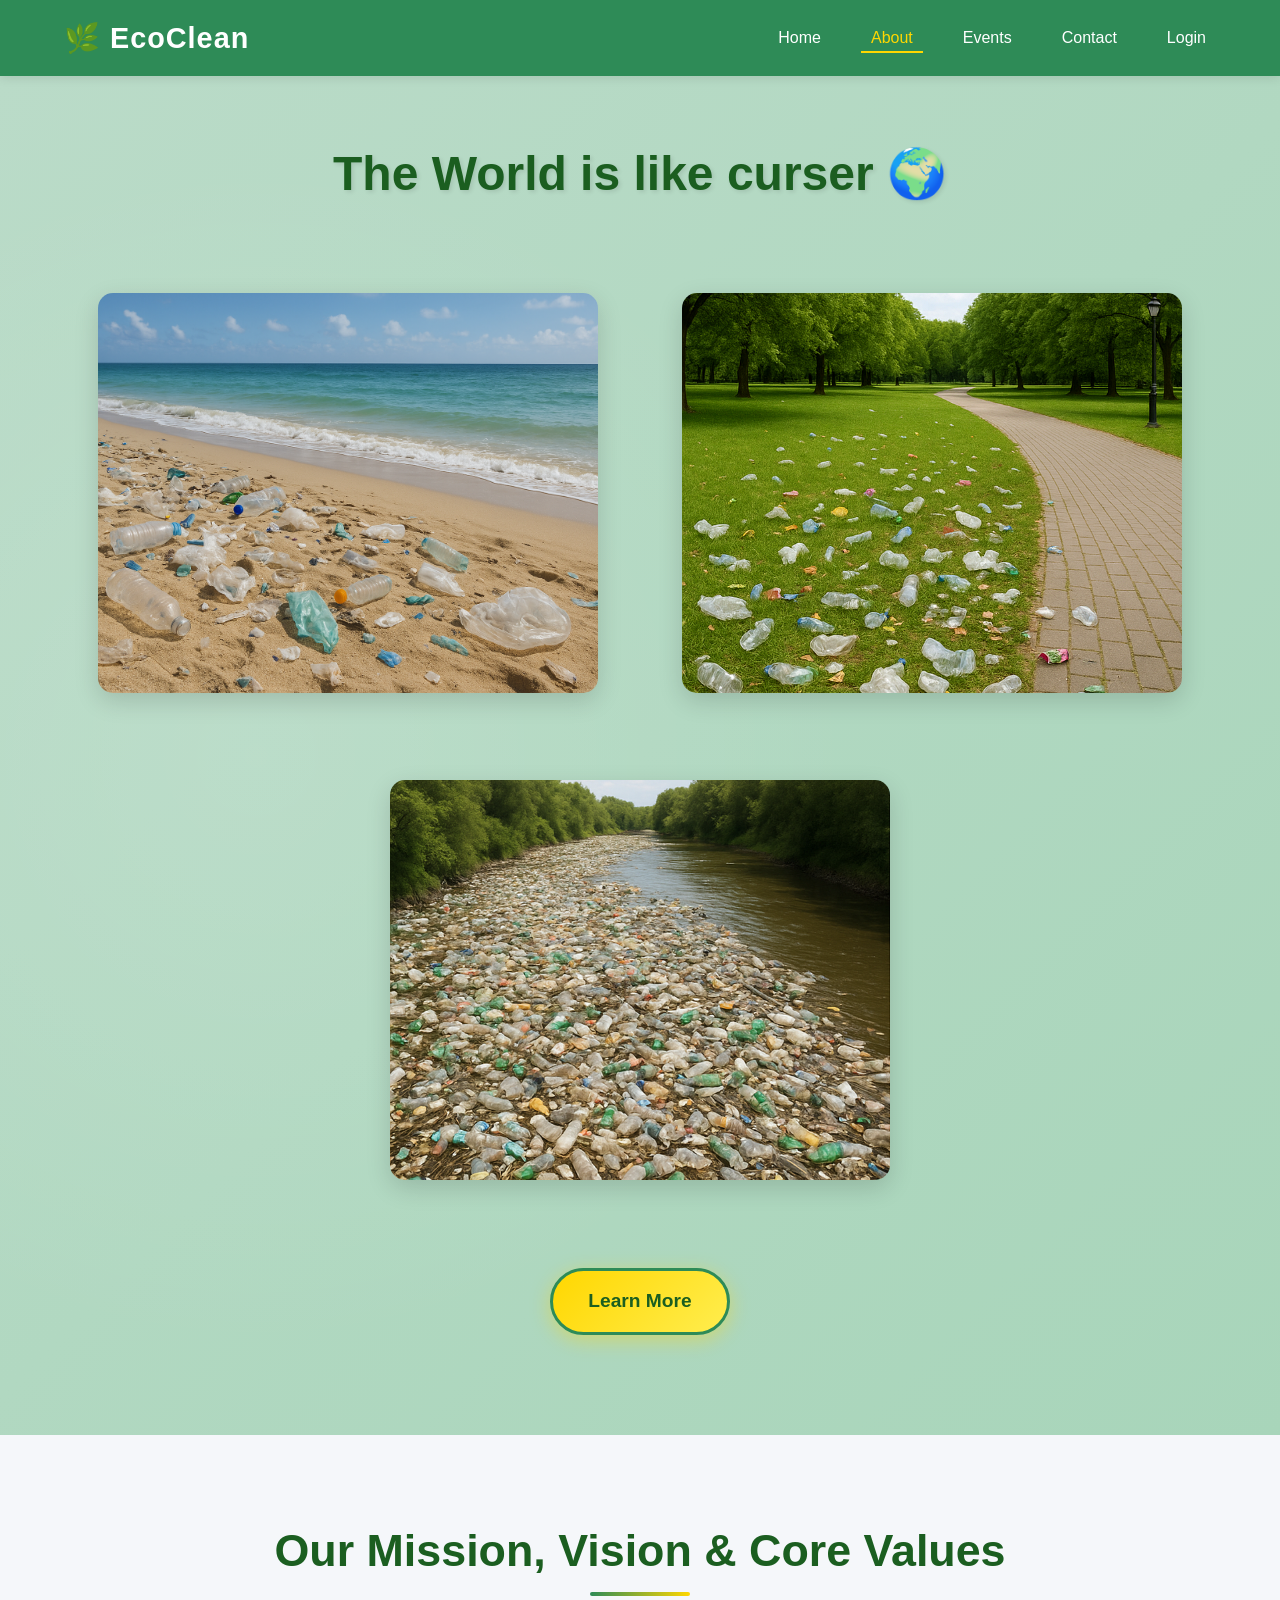
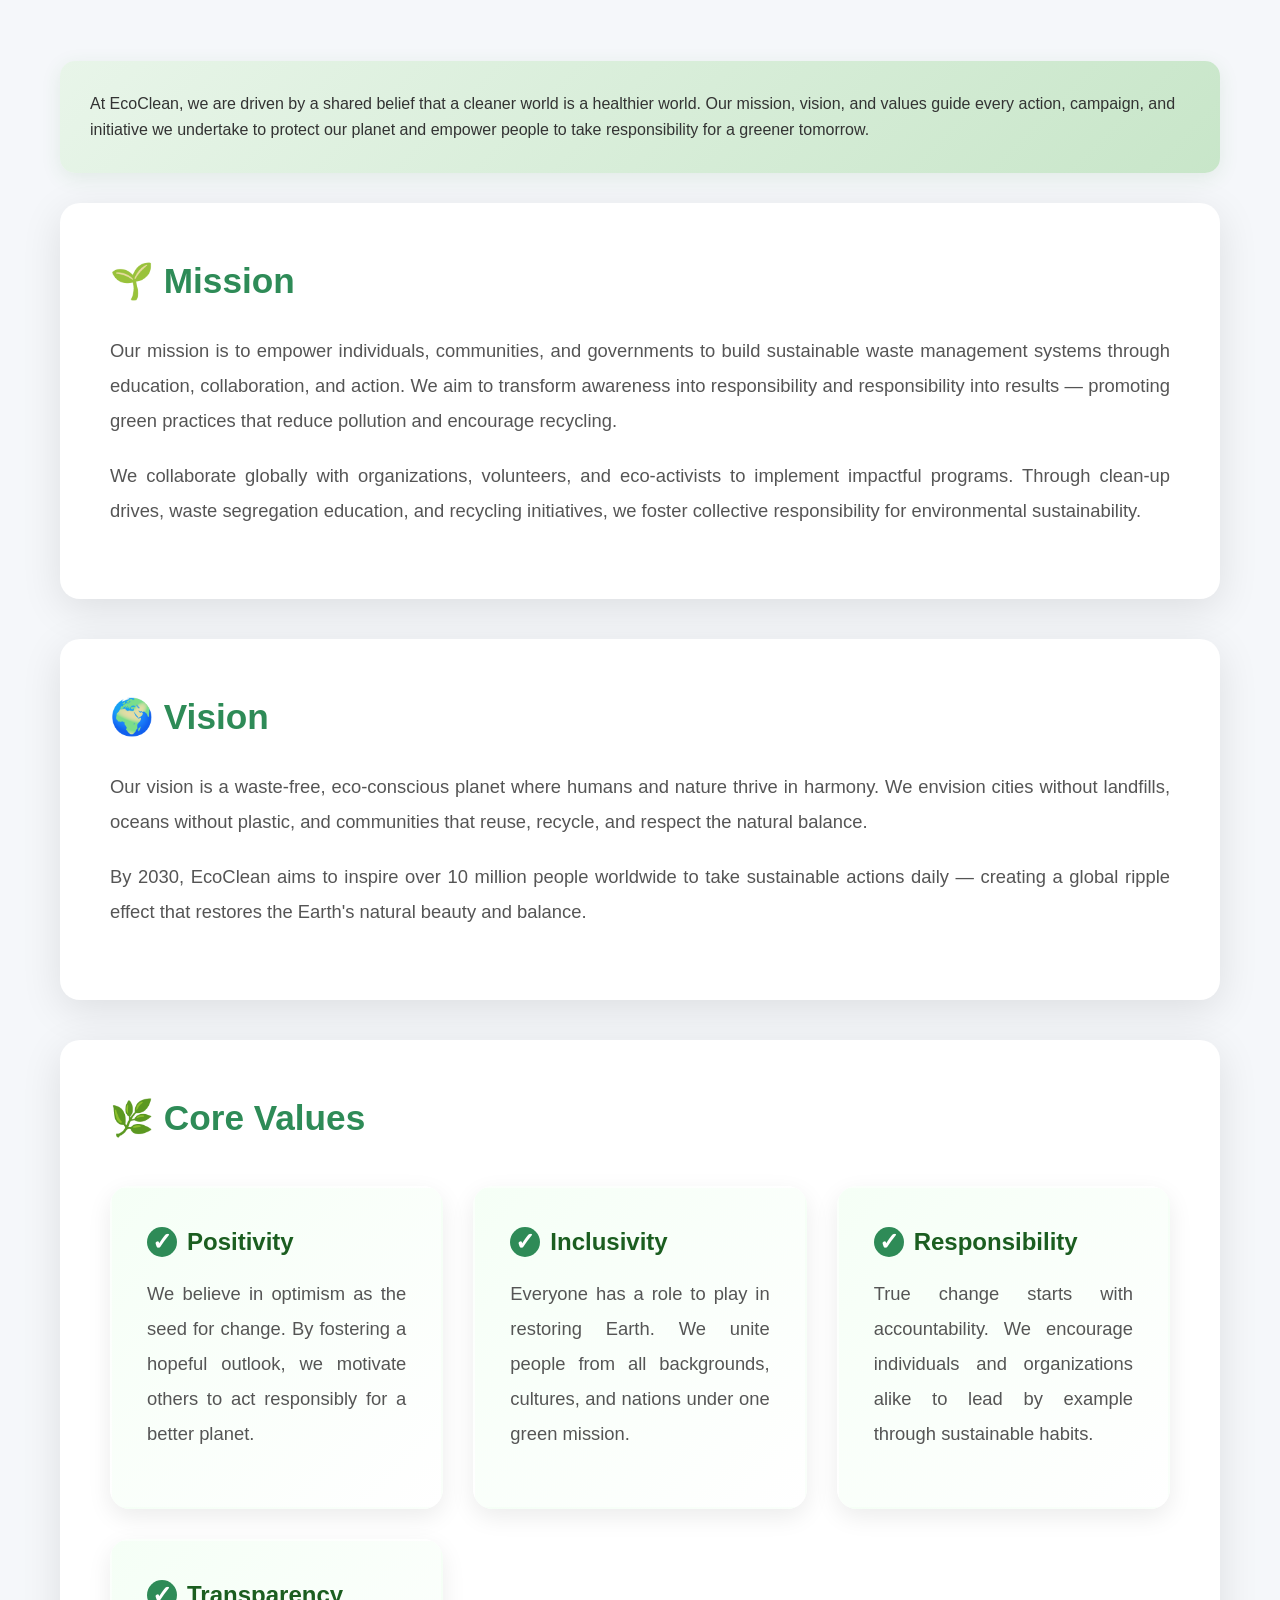
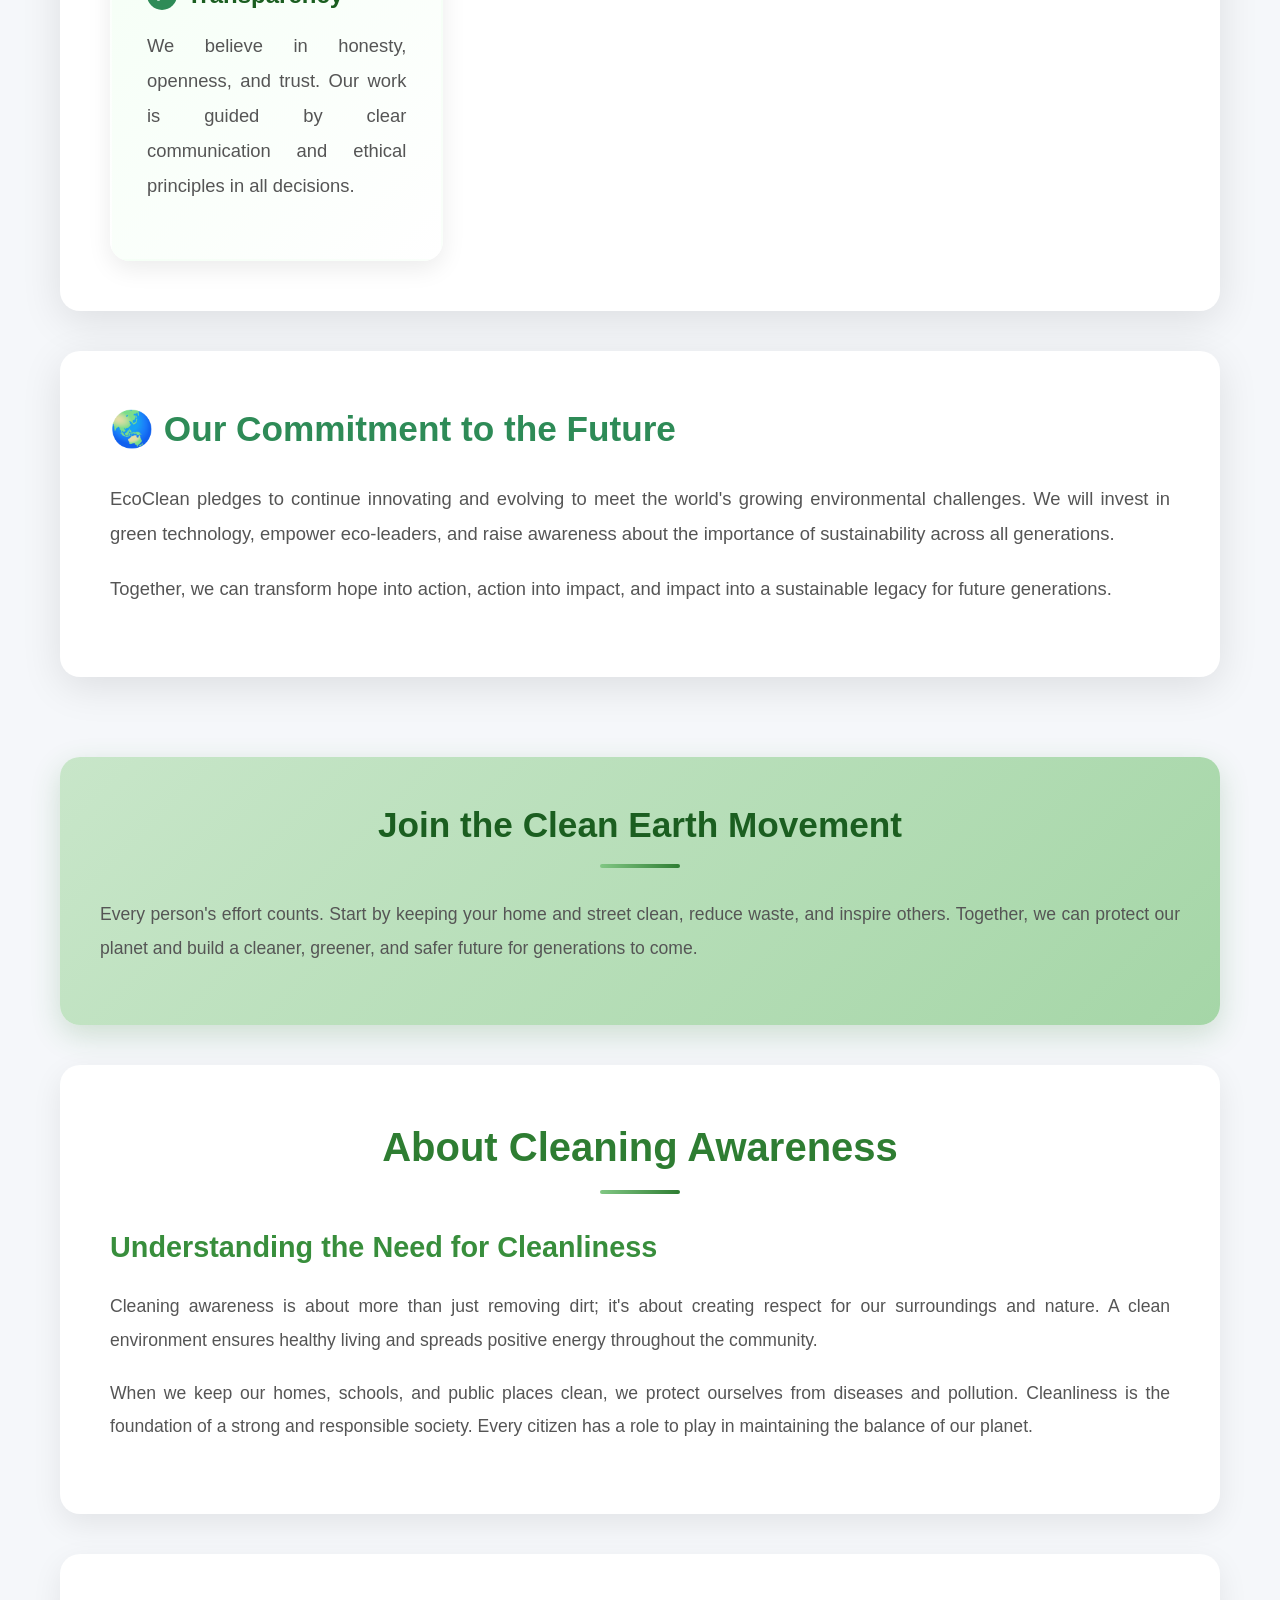
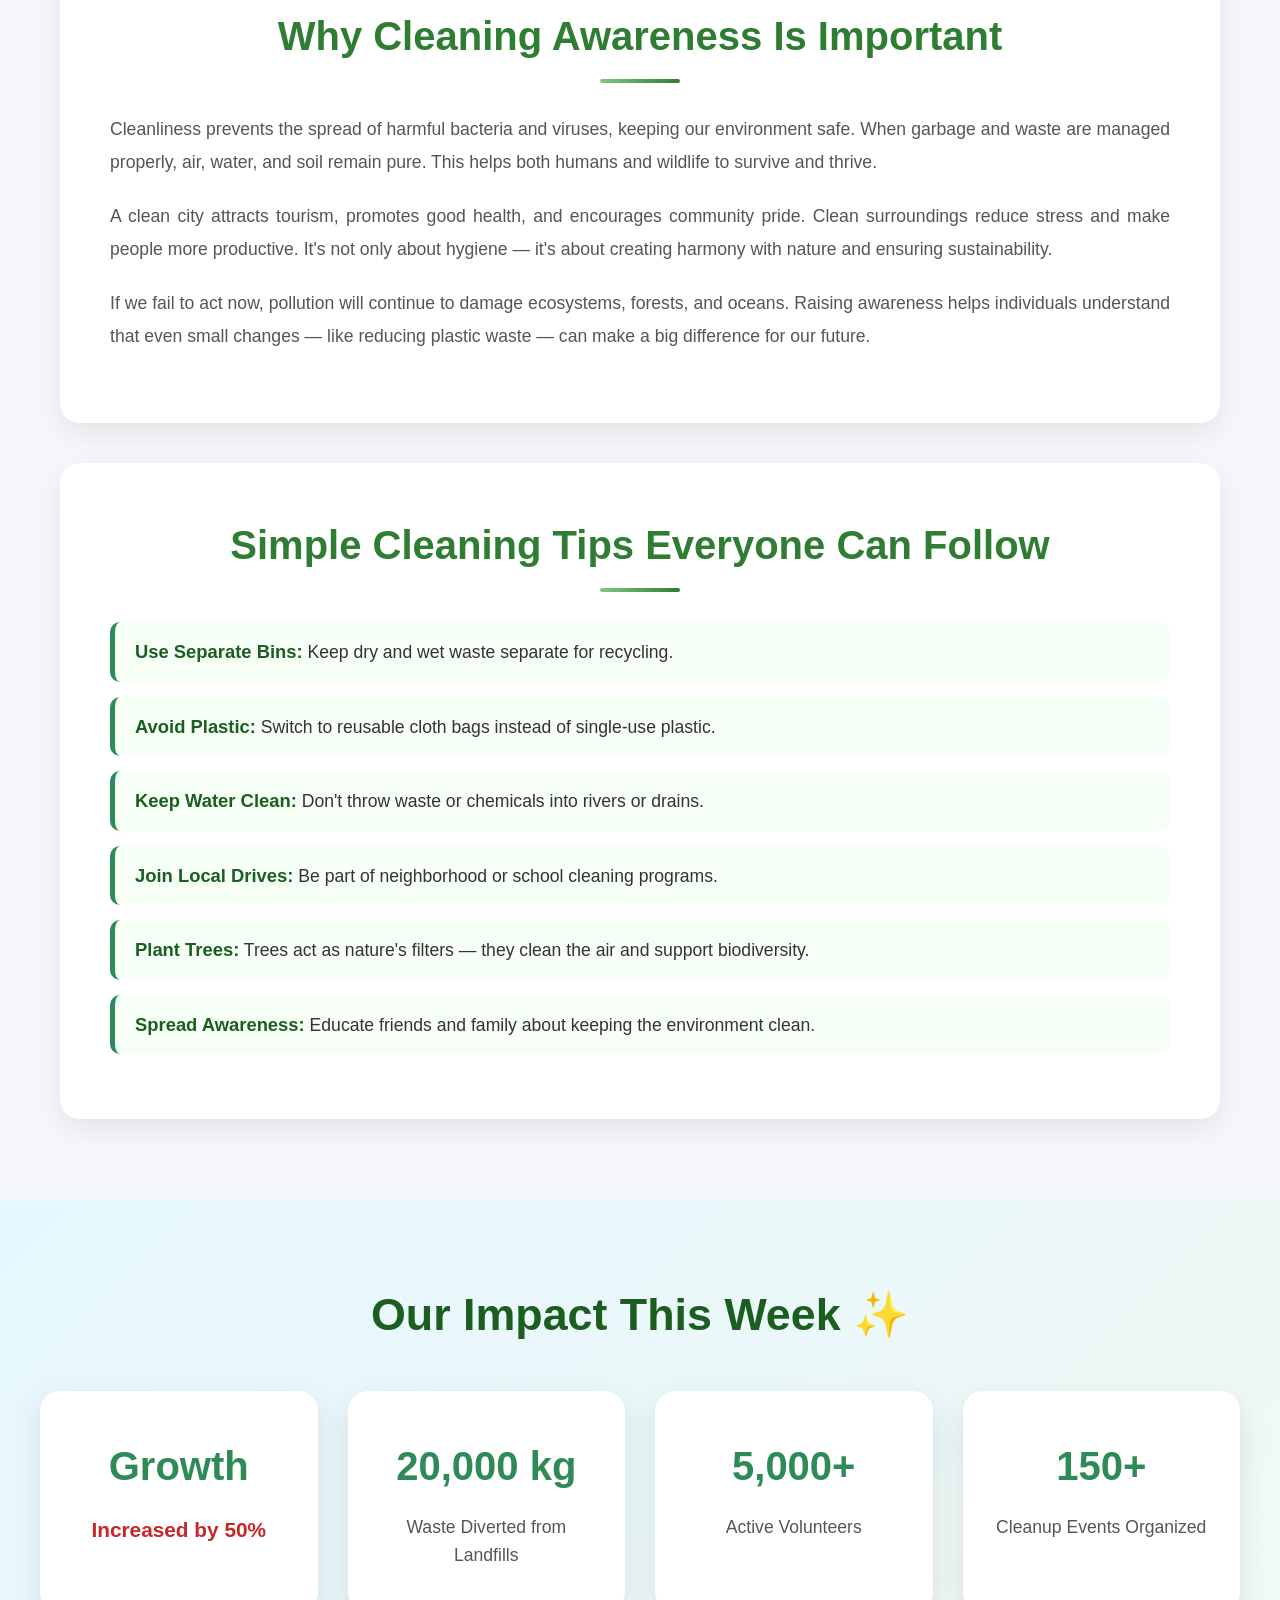
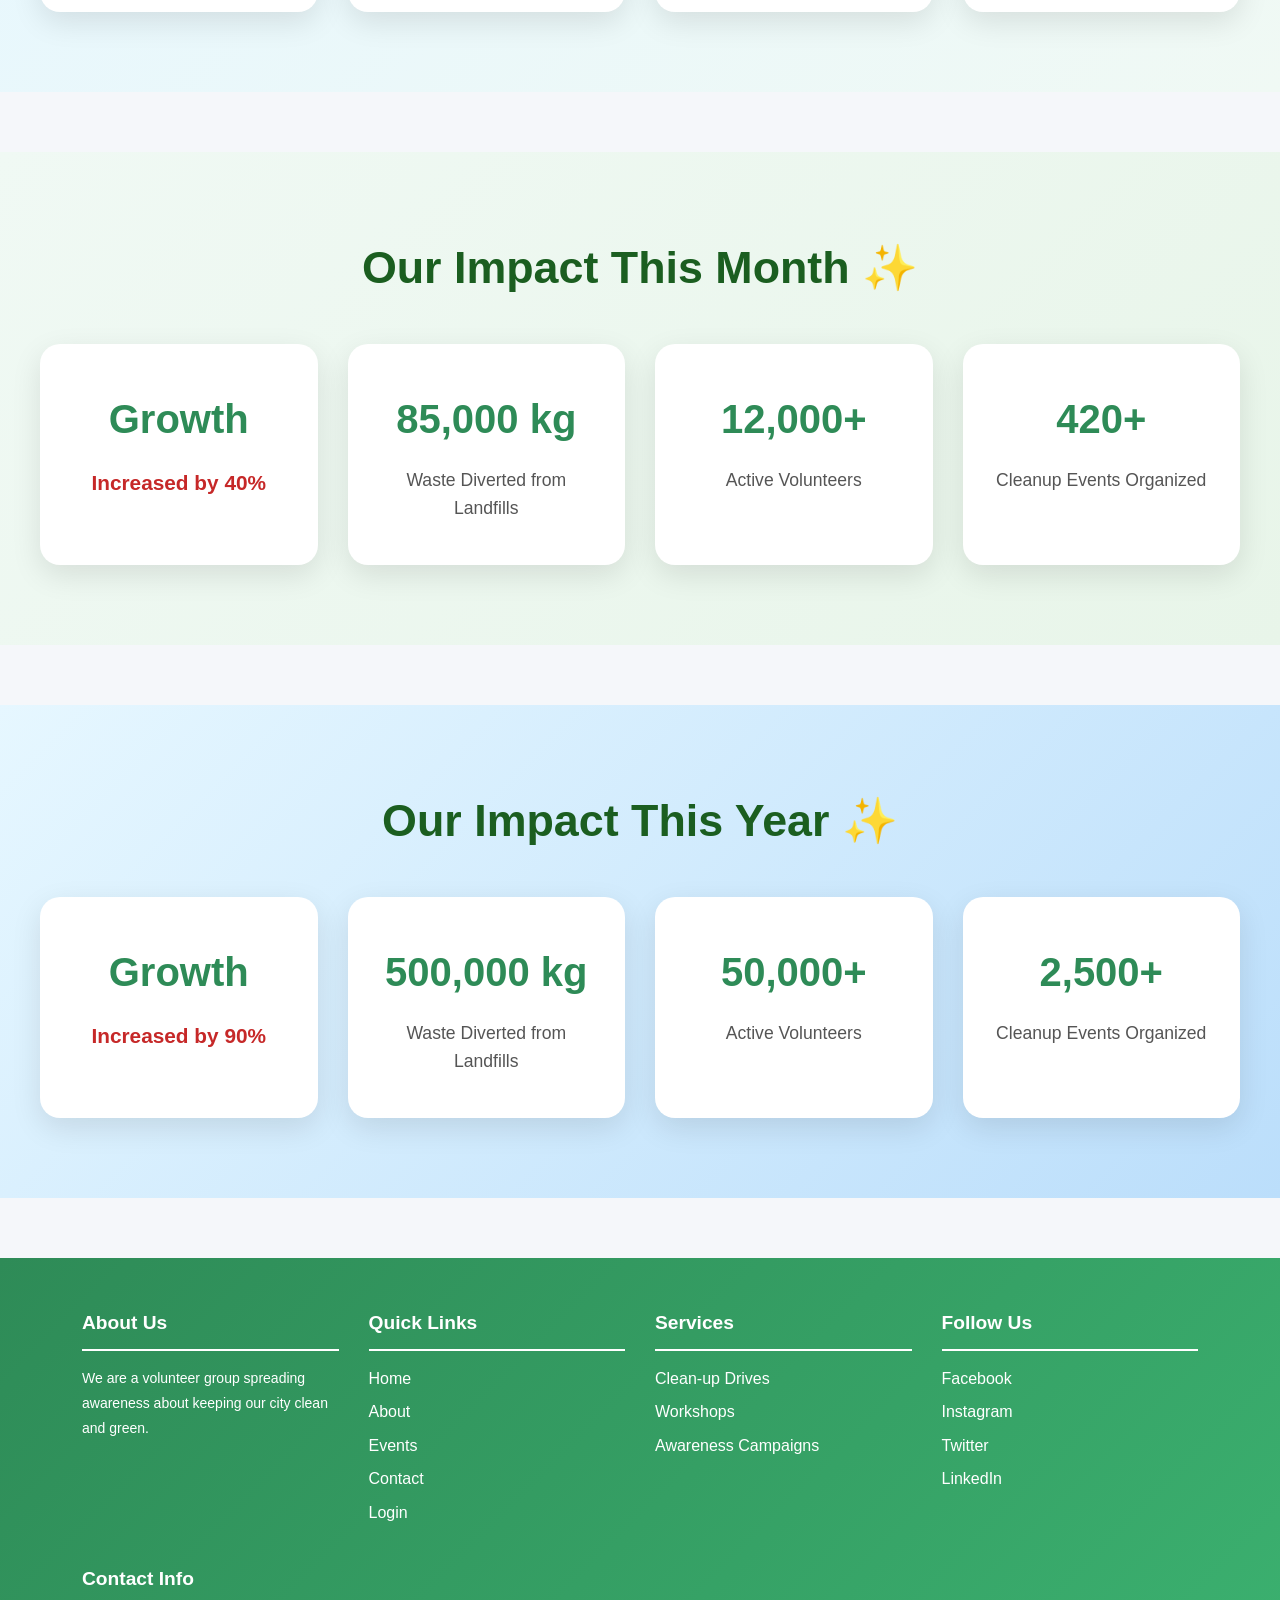
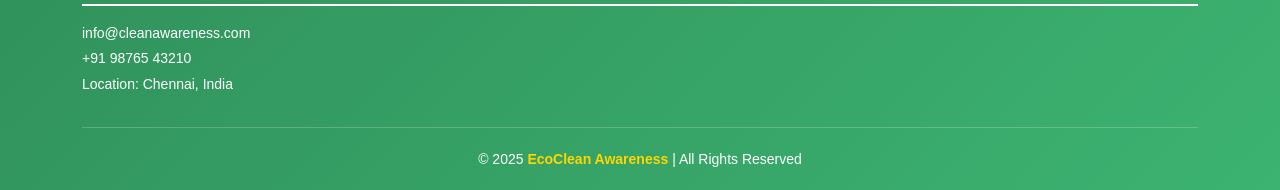
<file: pages/about.html>
<!DOCTYPE html>
<html lang="en">

<head>
    <meta charset="UTF-8">
    <meta name="viewport" content="width=device-width, initial-scale=1.0">
    <title>About EcoClean</title>
    <link rel="stylesheet" href="../styles/about.css">
    <link rel="icon" href="../assets/sustainability.png">
</head>

<body>
    <header>
        <div class="container">
            <nav>
                <h2 id="nav-logo">🌿 EcoClean</h2>
                <ul id="nav-menu">
                    <li><a href="../index.html">Home</a></li>
                    <li><a href="./about.html" class="active-page">About</a></li>
                    <li><a href="./events.html">Events</a></li>
                    <li><a href="./contact.html">Contact</a></li>
                    <li><a href="../index.html#auth-section">Login</a></li>
                </ul>
            </nav>
        </div>
    </header>

    <section class="page-hero">
        <div class="centre"><b>
                <p class="a1">The World is like curser 🌍</p>
            </b></div>

        <div class="hero-content">
            <img src="../assets/beach.withplatic (1).png" alt="Park Before" class="big-img size">
            <img src="../assets/beach.withplatic (2).png" alt="Park After" class="big-img2 size">
        </div>

        <div class="hero-content">
            <img src="../assets/park_polluted_real.png" alt="River Before" class="big-img size">
            <img src="../assets/park_clean_real.png" alt="River After" class="big-img2 size">
        </div>

        <div class="hero-content">
            <img src="../assets/river_polluted (1).png" alt="Beach Before" class="big-img size">
            <img src="../assets/river_clean.png" alt="Beach After" class="big-img2 size">
        </div>

        <div class="centre box">
            <a href="#mission">Learn More</a>
        </div>
    </section>

    <div class="mission-section" id="mission">
        <div class="section-header">
            <h2>Our Mission, Vision & Core Values</h2>
        </div>

        <div class="highlight-box">
            <p>
                At EcoClean, we are driven by a shared belief that a cleaner world is a healthier world. Our mission,
                vision, and values guide every action, campaign, and initiative we undertake to protect our planet and
                empower people to take responsibility for a greener tomorrow.
            </p>
        </div>

        <div class="mission-card">
            <h3>🌱 Mission</h3>
            <p>
                Our mission is to empower individuals, communities, and governments to build sustainable waste
                management systems through education, collaboration, and action. We aim to transform awareness into
                responsibility and responsibility into results — promoting green practices that reduce pollution and
                encourage recycling.
            </p>
            <p>
                We collaborate globally with organizations, volunteers, and eco-activists to implement impactful
                programs. Through clean-up drives, waste segregation education, and recycling initiatives, we foster
                collective responsibility for environmental sustainability.
            </p>
        </div>

        <div class="mission-card">
            <h3>🌍 Vision</h3>
            <p>
                Our vision is a waste-free, eco-conscious planet where humans and nature thrive in harmony. We envision
                cities without landfills, oceans without plastic, and communities that reuse, recycle, and respect the
                natural balance.
            </p>
            <p>
                By 2030, EcoClean aims to inspire over 10 million people worldwide to take sustainable actions daily —
                creating a global ripple effect that restores the Earth's natural beauty and balance.
            </p>
        </div>

        <div class="mission-card">
            <h3>🌿 Core Values</h3>
            <div class="values-grid">
                <div class="value-card">
                    <h4>Positivity</h4>
                    <p>We believe in optimism as the seed for change. By fostering a hopeful outlook, we motivate others
                        to act responsibly for a better planet.</p>
                </div>
                <div class="value-card">
                    <h4>Inclusivity</h4>
                    <p>Everyone has a role to play in restoring Earth. We unite people from all backgrounds, cultures,
                        and nations under one green mission.</p>
                </div>
                <div class="value-card">
                    <h4>Responsibility</h4>
                    <p>True change starts with accountability. We encourage individuals and organizations alike to lead
                        by example through sustainable habits.</p>
                </div>
                <div class="value-card">
                    <h4>Transparency</h4>
                    <p>We believe in honesty, openness, and trust. Our work is guided by clear communication and ethical
                        principles in all decisions.</p>
                </div>
            </div>
        </div>

        <div class="mission-card">
            <h3>🌏 Our Commitment to the Future</h3>
            <p>
                EcoClean pledges to continue innovating and evolving to meet the world's growing environmental
                challenges. We will invest in green technology, empower eco-leaders, and raise awareness about the
                importance of sustainability across all generations.
            </p>
            <p>
                Together, we can transform hope into action, action into impact, and impact into a sustainable legacy
                for future generations.
            </p>
        </div>
    </div>

    <main>
        <section class="cta">
            <h2>Join the Clean Earth Movement</h2>
            <p>
                Every person's effort counts. Start by keeping your home and street clean, reduce waste, and inspire
                others. Together, we can protect our planet and build a cleaner, greener, and safer future for
                generations to come.
            </p>
        </section>

        <section>
            <h2>About Cleaning Awareness</h2>
            <h3>Understanding the Need for Cleanliness</h3>
            <p>
                Cleaning awareness is about more than just removing dirt; it's about creating respect for our
                surroundings and nature. A clean environment ensures healthy living and spreads positive energy
                throughout the community.
            </p>
            <p>
                When we keep our homes, schools, and public places clean, we protect ourselves from diseases and
                pollution. Cleanliness is the foundation of a strong and responsible society. Every citizen has a role
                to play in maintaining the balance of our planet.
            </p>
        </section>

        <section class="importance">
            <h2>Why Cleaning Awareness Is Important</h2>
            <p>
                Cleanliness prevents the spread of harmful bacteria and viruses, keeping our environment safe. When
                garbage and waste are managed properly, air, water, and soil remain pure. This helps both humans and
                wildlife to survive and thrive.
            </p>
            <p>
                A clean city attracts tourism, promotes good health, and encourages community pride. Clean surroundings
                reduce stress and make people more productive. It's not only about hygiene — it's about creating harmony
                with nature and ensuring sustainability.
            </p>
            <p>
                If we fail to act now, pollution will continue to damage ecosystems, forests, and oceans. Raising
                awareness helps individuals understand that even small changes — like reducing plastic waste — can make
                a big difference for our future.
            </p>
        </section>

        <section class="tips">
            <h2>Simple Cleaning Tips Everyone Can Follow</h2>
            <ul>
                <li><b>Use Separate Bins:</b> Keep dry and wet waste separate for recycling.</li>
                <li><b>Avoid Plastic:</b> Switch to reusable cloth bags instead of single-use plastic.</li>
                <li><b>Keep Water Clean:</b> Don't throw waste or chemicals into rivers or drains.</li>
                <li><b>Join Local Drives:</b> Be part of neighborhood or school cleaning programs.</li>
                <li><b>Plant Trees:</b> Trees act as nature's filters — they clean the air and support biodiversity.
                </li>
                <li><b>Spread Awareness:</b> Educate friends and family about keeping the environment clean.</li>
            </ul>
        </section>
    </main>

    <div class="impact-section">
        <div class="impact-container">
            <h2>Our Impact This Week ✨</h2>
            <div class="impact-stats">
                <div class="stat-box">
                    <h3>Growth</h3>
                    <p id="green">Increased by 50%</p>
                </div>
                <div class="stat-box">
                    <h3>20,000 kg</h3>
                    <p>Waste Diverted from Landfills</p>
                </div>
                <div class="stat-box">
                    <h3>5,000+</h3>
                    <p>Active Volunteers</p>
                </div>
                <div class="stat-box">
                    <h3>150+</h3>
                    <p>Cleanup Events Organized</p>
                </div>
            </div>
        </div>
    </div>

    <div class="impact-section" style="background: linear-gradient(135deg, #f0f9f4, #e8f5e9);">
        <div class="impact-container">
            <h2>Our Impact This Month ✨</h2>
            <div class="impact-stats">
                <div class="stat-box">
                    <h3>Growth</h3>
                    <p id="green">Increased by 40%</p>
                </div>
                <div class="stat-box">
                    <h3>85,000 kg</h3>
                    <p>Waste Diverted from Landfills</p>
                </div>
                <div class="stat-box">
                    <h3>12,000+</h3>
                    <p>Active Volunteers</p>
                </div>
                <div class="stat-box">
                    <h3>420+</h3>
                    <p>Cleanup Events Organized</p>
                </div>
            </div>
        </div>
    </div>

    <div class="impact-section" style="background: linear-gradient(135deg, #e6f7ff, #bbdefb);">
        <div class="impact-container">
            <h2>Our Impact This Year ✨</h2>
            <div class="impact-stats">
                <div class="stat-box">
                    <h3>Growth</h3>
                    <p id="green">Increased by 90%</p>
                </div>
                <div class="stat-box">
                    <h3>500,000 kg</h3>
                    <p>Waste Diverted from Landfills</p>
                </div>
                <div class="stat-box">
                    <h3>50,000+</h3>
                    <p>Active Volunteers</p>
                </div>
                <div class="stat-box">
                    <h3>2,500+</h3>
                    <p>Cleanup Events Organized</p>
                </div>
            </div>
        </div>
    </div>


    <footer>
        <div class="container">
            <div class="footer-container">
                <div class="footer-section">
                    <h3>About Us</h3>
                    <p>
                        We are a volunteer group spreading awareness about keeping our
                        city clean and green.
                    </p>
                </div>

                <div class="footer-section">
                    <h3>Quick Links</h3>
                    <ul>
                        <li><a href="../index.html">Home</a></li>
                        <li><a href="./about.html">About</a></li>
                        <li><a href="./events.html">Events</a></li>
                        <li><a href="./contact.html">Contact</a></li>
                        <li><a href="../index.html#auth-section">Login</a></li>
                    </ul>
                </div>

                <div class="footer-section">
                    <h3>Services</h3>
                    <ul>
                        <li><a href="https://youtube.com/watch?v=uRhv5kIi7Is">Clean-up Drives</a></li>
                        <li><a href="https://nskfdc.nic.in/en/content/home/workshops">Workshops</a></li>
                        <li><a href="https://www.quantcast.com/wiki/term/awareness-campaign/">Awareness Campaigns</a>
                        </li>
                    </ul>
                </div>

                <div class="footer-section">
                    <h3>Follow Us</h3>
                    <ul>
                        <li><a
                                href="https://www.facebook.com/moayush/videos/cleanliness-is-a-way-of-life-not-just-a-fleeting-commitment-watch-this-video-to-/3262202010591812/">Facebook</a>
                        </li>
                        <li><a href="https://www.instagram.com/reel/DLHV_0JNCjk/">Instagram</a></li>
                        <li><a href="https://x.com/">Twitter</a></li>
                        <li><a href="https://www.linkedin.com/learning/productive-creativity">LinkedIn</a></li>
                    </ul>
                </div>

                <div class="footer-section">
                    <h3>Contact Info</h3>
                    <p>
                        <a href="mailto:info@cleanawareness.com">info@cleanawareness.com</a>
                    </p>
                    <p><a href="tel:+919876543210">+91 98765 43210</a></p>
                    <p>Location: Chennai, India</p>
                </div>
            </div>

            <p class="copyright">
                © 2025 <a href="https://copyright.gov.in/">EcoClean Awareness</a> | All Rights Reserved
            </p>
        </div>
    </footer>
    <script src="../js/config.js"></script>
    <script src="../js/navbar.js"></script>
</body>

</html>
</file>
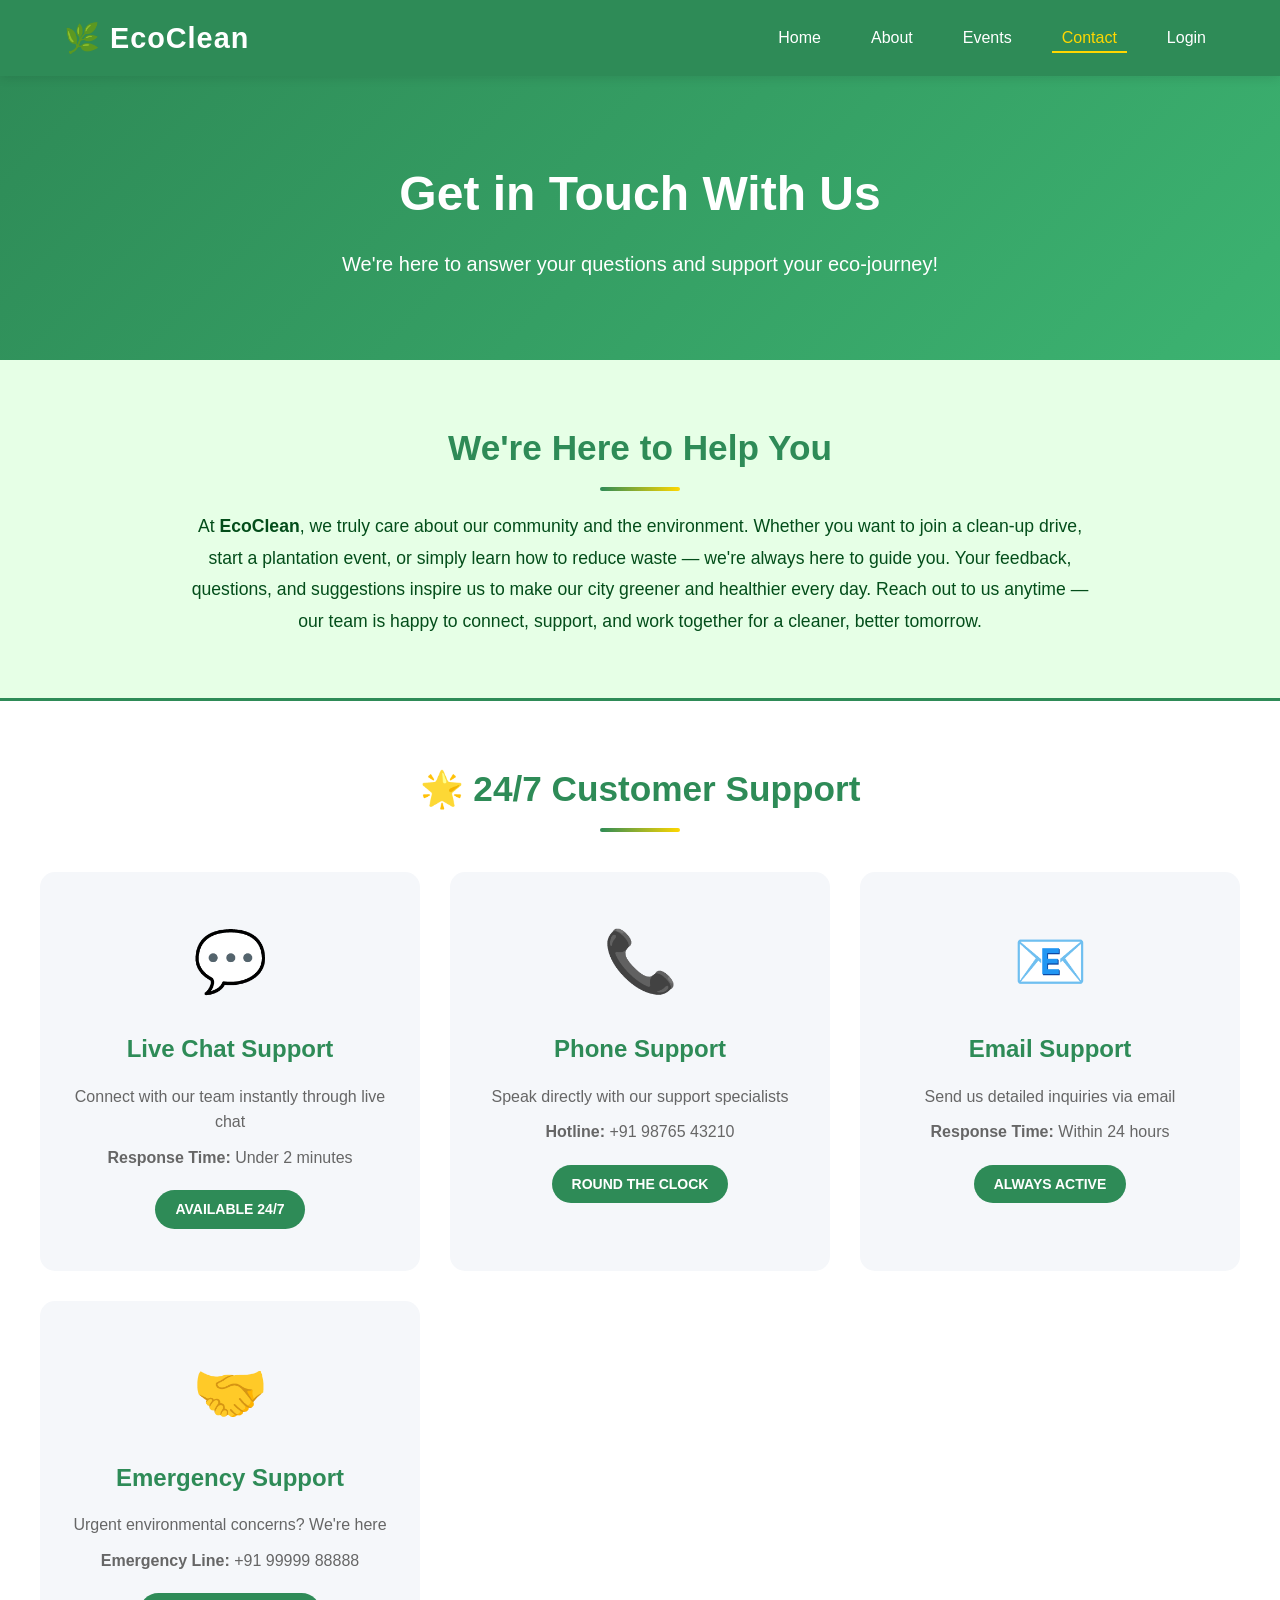
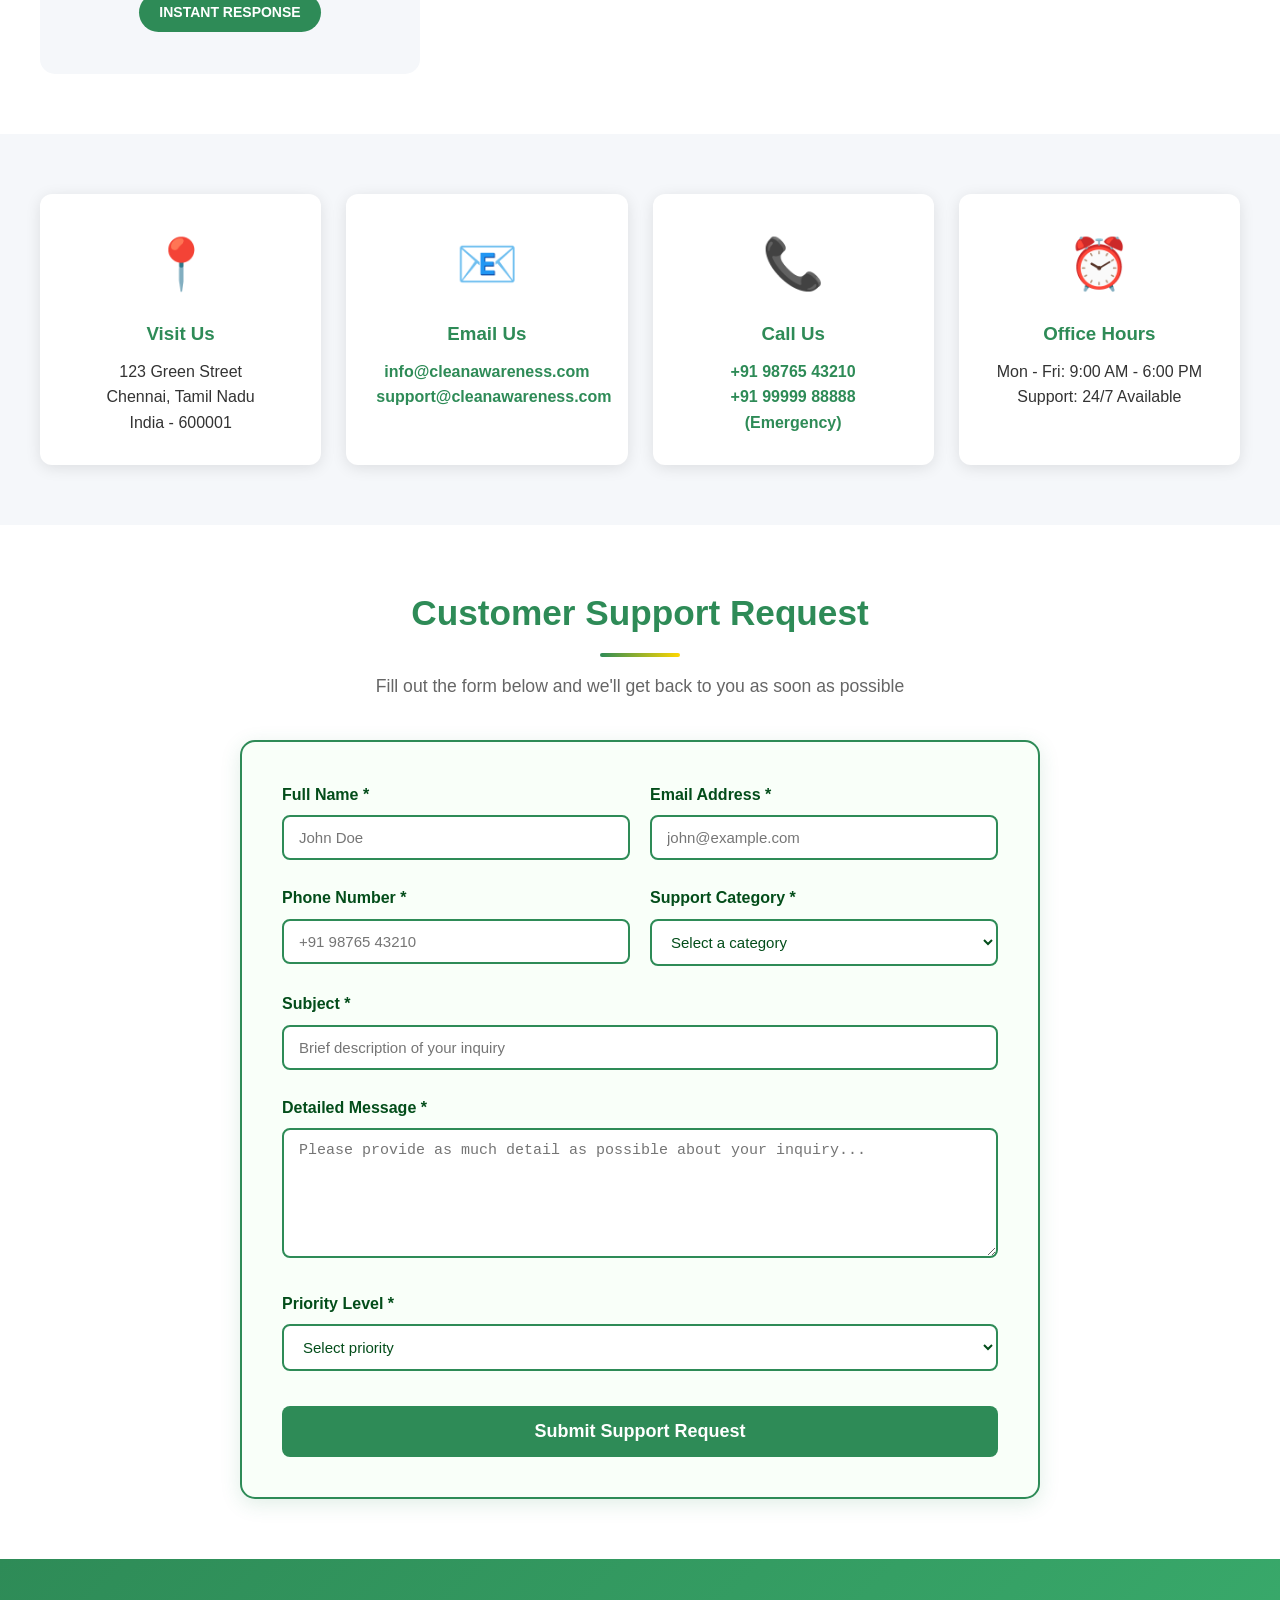
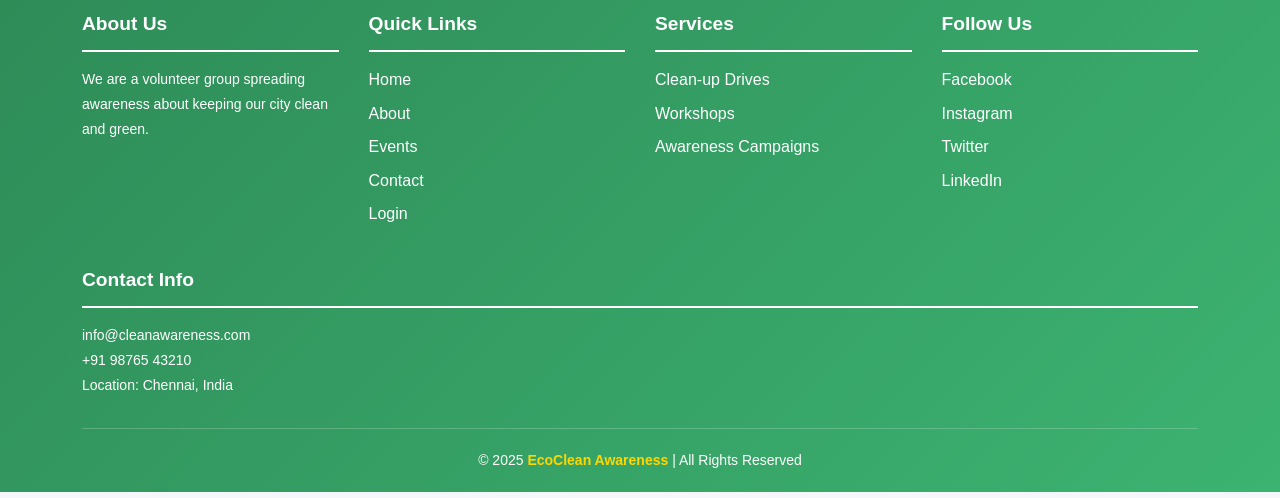
<file: pages/contact.html>
<!DOCTYPE html>
<html lang="en">

<head>
  <meta charset="UTF-8" />
  <meta name="viewport" content="width=device-width, initial-scale=1.0" />
  <title>Contact Us | EcoClean</title>
  <link rel="stylesheet" href="../styles/contact.css" />
  <link rel="icon" href="../assets/sustainability.png">
</head>

<body>
  <header>
    <div class="container">
      <nav>
        <h2 id="nav-logo">🌿 EcoClean</h2>
        <ul id="nav-menu">
          <li><a href="../index.html">Home</a></li>
          <li><a href="./about.html">About</a></li>
          <li><a href="./events.html">Events</a></li>
          <li><a href="./contact.html" class="active-page">Contact</a></li>
          <li><a href="../index.html#auth-section">Login</a></li>
        </ul>
      </nav>
    </div>
  </header>

  <section class="contact-hero">
    <h1>Get in Touch With Us</h1>
    <p>We're here to answer your questions and support your eco-journey!</p>
  </section>

  <section class="contact-about">
    <div class="contact-about-content">
      <h2>We're Here to Help You</h2>
      <p>
        At <strong>EcoClean</strong>, we truly care about our community and
        the environment. Whether you want to join a clean-up drive, start a
        plantation event, or simply learn how to reduce waste — we're always
        here to guide you. Your feedback, questions, and suggestions inspire
        us to make our city greener and healthier every day. Reach out to us
        anytime — our team is happy to connect, support, and work together for
        a cleaner, better tomorrow.
      </p>
    </div>
  </section>

  <section class="support-section">
    <h2>🌟 24/7 Customer Support</h2>
    <div class="support-container">
      <div class="support-card">
        <div class="support-icon">💬</div>
        <h3>Live Chat Support</h3>
        <p>Connect with our team instantly through live chat</p>
        <p><strong>Response Time:</strong> Under 2 minutes</p>
        <span class="support-badge">AVAILABLE 24/7</span>
      </div>

      <div class="support-card">
        <div class="support-icon">📞</div>
        <h3>Phone Support</h3>
        <p>Speak directly with our support specialists</p>
        <p><strong>Hotline:</strong> +91 98765 43210</p>
        <span class="support-badge">ROUND THE CLOCK</span>
      </div>

      <div class="support-card">
        <div class="support-icon">📧</div>
        <h3>Email Support</h3>
        <p>Send us detailed inquiries via email</p>
        <p><strong>Response Time:</strong> Within 24 hours</p>
        <span class="support-badge">ALWAYS ACTIVE</span>
      </div>

      <div class="support-card">
        <div class="support-icon">🤝</div>
        <h3>Emergency Support</h3>
        <p>Urgent environmental concerns? We're here</p>
        <p><strong>Emergency Line:</strong> +91 99999 88888</p>
        <span class="support-badge">INSTANT RESPONSE</span>
      </div>
    </div>
  </section>

  <section class="contact-methods">
    <div class="methods-container">
      <div class="method-card">
        <div class="method-icon">📍</div>
        <h3>Visit Us</h3>
        <p>123 Green Street<br />Chennai, Tamil Nadu<br />India - 600001</p>
      </div>

      <div class="method-card">
        <div class="method-icon">📧</div>
        <h3>Email Us</h3>
        <p>
          <a href="mailto:info@cleanawareness.com">info@cleanawareness.com</a>
        </p>
        <p>
          <a href="mailto:support@cleanawareness.com">support@cleanawareness.com</a>
        </p>
      </div>

      <div class="method-card">
        <div class="method-icon">📞</div>
        <h3>Call Us</h3>
        <p><a href="tel:+919876543210">+91 98765 43210</a></p>
        <p><a href="tel:+919999988888">+91 99999 88888 (Emergency)</a></p>
      </div>

      <div class="method-card">
        <div class="method-icon">⏰</div>
        <h3>Office Hours</h3>
        <p>Mon - Fri: 9:00 AM - 6:00 PM</p>
        <p>Support: 24/7 Available</p>
      </div>
    </div>
  </section>

  <section class="form-section" id="contact">
    <h2>Customer Support Request</h2>
    <p class="form-subtitle">
      Fill out the form below and we'll get back to you as soon as possible
    </p>

    <form class="support-form">
      <div class="form-row">
        <div class="form-group">
          <label for="name">Full Name *</label>
          <input type="text" id="name" placeholder="John Doe" required />
        </div>

        <div class="form-group">
          <label for="email">Email Address *</label>
          <input type="email" id="email" placeholder="john@example.com" required />
        </div>
      </div>

      <div class="form-row">
        <div class="form-group">
          <label for="phone">Phone Number *</label>
          <input type="tel" id="phone" placeholder="+91 98765 43210" required />
        </div>

        <div class="form-group">
          <label for="category">Support Category *</label>
          <select id="category" required>
            <option value="">Select a category</option>
            <option value="general">General Inquiry</option>
            <option value="volunteer">Volunteer Information</option>
            <option value="event">Event Registration</option>
            <option value="partnership">Partnership Opportunity</option>
            <option value="complaint">Report an Issue</option>
            <option value="feedback">Feedback & Suggestions</option>
            <option value="technical">Technical Support</option>
          </select>
        </div>
      </div>

      <div class="form-group">
        <label for="subject">Subject *</label>
        <input type="text" id="subject" placeholder="Brief description of your inquiry" required />
      </div>

      <div class="form-group">
        <label for="message">Detailed Message *</label>
        <textarea id="message" rows="6" placeholder="Please provide as much detail as possible about your inquiry..."
          required></textarea>
      </div>

      <!-- <div class="form-group">
        <label for="photo">Attach Photo/Document (Optional)</label>
        <p style="font-size: 13px; color: #666; margin-bottom: 10px">
          Upload images related to your inquiry (Max: 5MB | Formats: JPG, PNG,
          PDF)
        </p>
        <div class="file-upload-wrapper">
          <label for="photo" class="file-upload-label">
            <span>📎</span>
            <span>Choose File</span>
          </label>
          <input type="file" id="photo" accept="image/jpeg,image/png,application/pdf"
            onchange="displayFileName(this)" />
        </div>
        <div id="file-name" class="file-name">No file chosen</div>
      </div> -->

      <div class="form-group">
        <label for="priority">Priority Level *</label>
        <select id="priority" required>
          <option value="">Select priority</option>
          <option value="low">Low - General question</option>
          <option value="medium">Medium - Need response soon</option>
          <option value="high">High - Urgent matter</option>
          <option value="emergency">
            Emergency - Immediate attention needed
          </option>
        </select>
      </div>

      <button type="submit" class="submit-btn">Submit Support Request</button>
    </form>
  </section>


  <footer>
    <div class="container">
      <div class="footer-container">
        <div class="footer-section">
          <h3>About Us</h3>
          <p>
            We are a volunteer group spreading awareness about keeping our
            city clean and green.
          </p>
        </div>

        <div class="footer-section">
          <h3>Quick Links</h3>
          <ul>
            <li><a href="../index.html">Home</a></li>
            <li><a href="./about.html">About</a></li>
            <li><a href="./events.html">Events</a></li>
            <li><a href="./contact.html">Contact</a></li>
            <li><a href="../index.html#auth-section">Login</a></li>
          </ul>
        </div>

        <div class="footer-section">
          <h3>Services</h3>
          <ul>
            <li>
              <a href="https://youtube.com/watch?v=uRhv5kIi7Is">Clean-up Drives</a>
            </li>
            <li>
              <a href="https://nskfdc.nic.in/en/content/home/workshops">Workshops</a>
            </li>
            <li>
              <a href="https://www.quantcast.com/wiki/term/awareness-campaign/">Awareness Campaigns</a>
            </li>
          </ul>
        </div>

        <div class="footer-section">
          <h3>Follow Us</h3>
          <ul>
            <li>
              <a
                href="https://www.facebook.com/moayush/videos/cleanliness-is-a-way-of-life-not-just-a-fleeting-commitment-watch-this-video-to-/3262202010591812/">Facebook</a>
            </li>
            <li>
              <a href="https://www.instagram.com/reel/DLHV_0JNCjk/">Instagram</a>
            </li>
            <li><a href="https://x.com/">Twitter</a></li>
            <li>
              <a href="https://www.linkedin.com/learning/productive-creativity">LinkedIn</a>
            </li>
          </ul>
        </div>

        <div class="footer-section">
          <h3>Contact Info</h3>
          <p>
            <a href="mailto:info@cleanawareness.com">info@cleanawareness.com</a>
          </p>
          <p><a href="tel:+919876543210">+91 98765 43210</a></p>
          <p>Location: Chennai, India</p>
        </div>
      </div>

      <p class="copyright">
        © 2025 <a href="https://copyright.gov.in/">EcoClean Awareness</a> |
        All Rights Reserved
      </p>
    </div>
  </footer>

  <script>
    function displayFileName(input) {
      const fileName = input.files[0]?.name || "No file chosen";
      document.getElementById("file-name").textContent = fileName;
    }

    // Simple FAQ toggle for demonstration
    document.querySelectorAll(".faq-question").forEach((button) => {
      button.addEventListener("click", () => {
        const faqItem = button.closest(".faq-item");
        faqItem.classList.toggle("active");
      });
    });
  </script>
  <script src="../js/config.js"></script>
  <script src="../js/navbar.js"></script>
  <script src="../js/contact.js"></script>
</body>

</html>
</file>
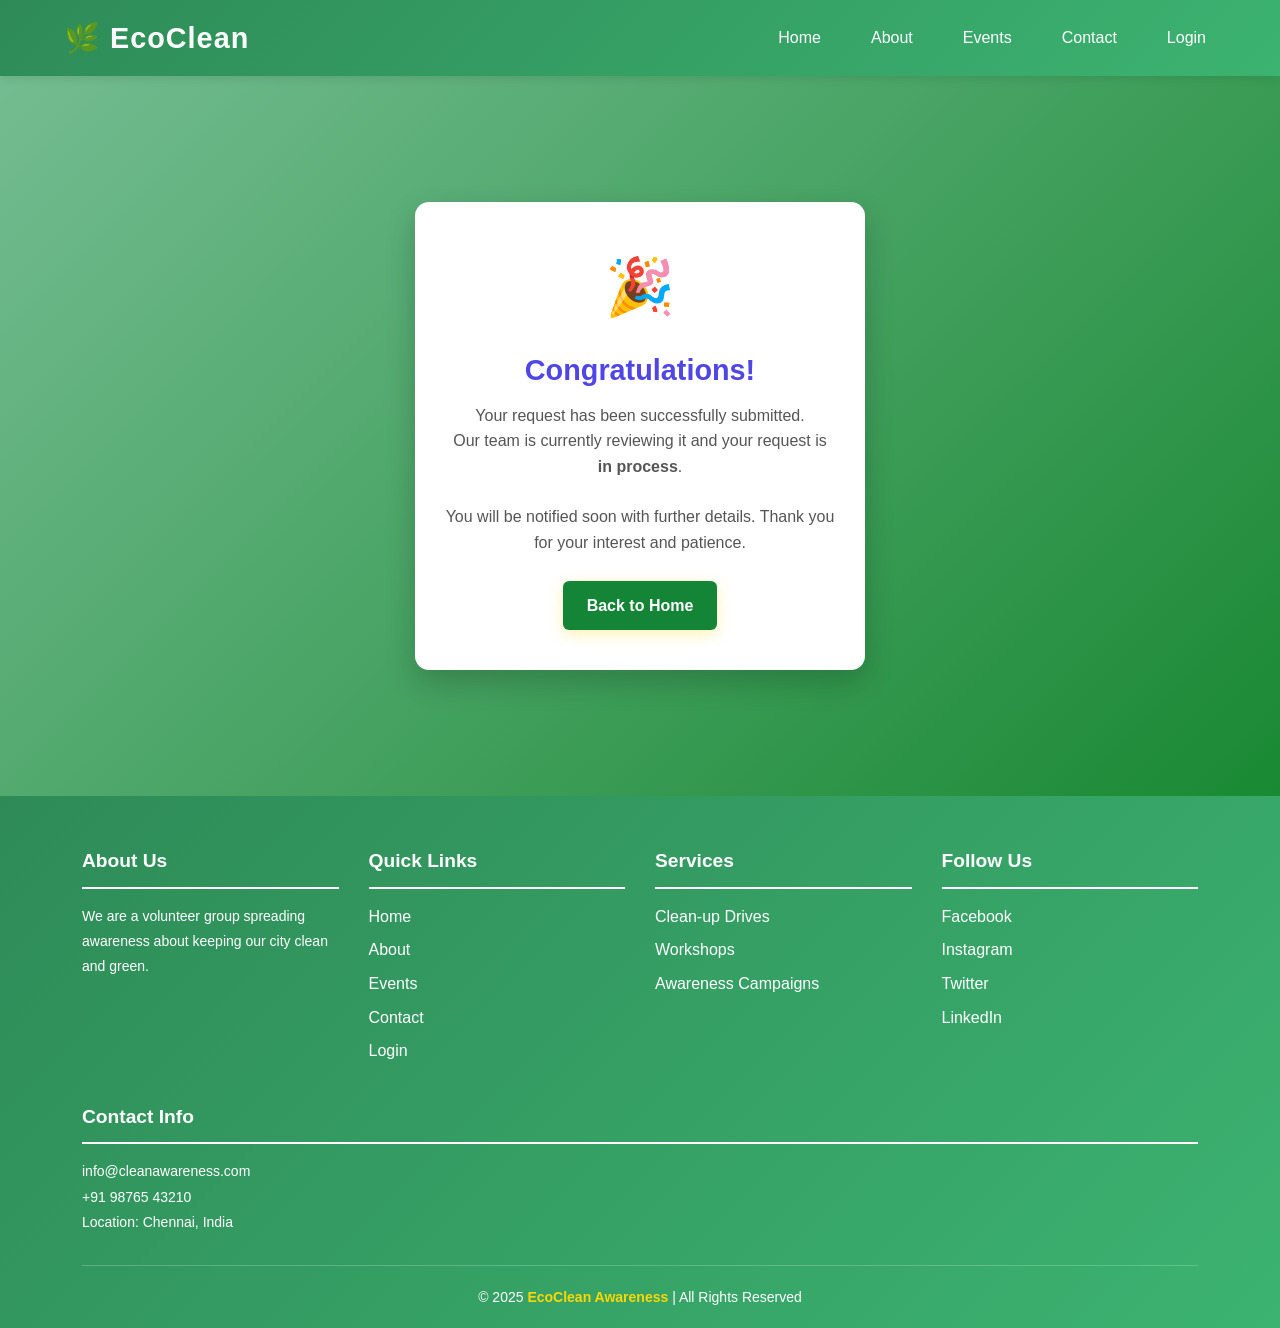
<file: pages/greet.html>
<!DOCTYPE html>
<html lang="en">

<head>
  <meta charset="UTF-8" />
  <meta name="viewport" content="width=device-width, initial-scale=1.0" />
  <title>Request in Process</title>
  <link rel="icon" href="../assets/sustainability.png" />
  <link rel="stylesheet" href="../styles/greet.css" />
</head>

<body>
  <header>
    <div class="container">
      <nav>
        <h2 id="nav-logo">🌿 EcoClean</h2>
        <ul id="nav-menu">
          <li><a href="../index.html">Home</a></li>
          <li><a href="./about.html">About</a></li>
          <li><a href="./events.html">Events</a></li>
          <li><a href="./contact.html">Contact</a></li>
          <li><a href="../index.html#auth-section">Login</a></li>
        </ul>
      </nav>
    </div>
  </header>

  <div class="thnx-body">
    <div class="card">
      <div class="icon">🎉</div>
      <h1>Congratulations!</h1>
      <p>
        Your request has been successfully submitted.<br />
        Our team is currently reviewing it and your request is <strong>in process</strong>.
      </p>
      <p>
        You will be notified soon with further details. Thank you for your interest and patience.
      </p>
      <a href="../index.html" class="btn">Back to Home</a>
    </div>
  </div>

  <footer>
    <div class="container">
      <div class="footer-container">
        <div class="footer-section">
          <h3>About Us</h3>
          <p>
            We are a volunteer group spreading awareness about keeping our
            city clean and green.
          </p>
        </div>

        <div class="footer-section">
          <h3>Quick Links</h3>
          <ul>
            <li><a href="../index.html">Home</a></li>
            <li><a href="./about.html">About</a></li>
            <li><a href="./events.html">Events</a></li>
            <li><a href="./contact.html">Contact</a></li>
            <li><a href="../index.html#auth-section">Login</a></li>
          </ul>
        </div>

        <div class="footer-section">
          <h3>Services</h3>
          <ul>
            <li><a href="https://youtube.com/watch?v=uRhv5kIi7Is">Clean-up Drives</a></li>
            <li><a href="https://nskfdc.nic.in/en/content/home/workshops">Workshops</a></li>
            <li><a href="https://www.quantcast.com/wiki/term/awareness-campaign/">Awareness Campaigns</a></li>
          </ul>
        </div>

        <div class="footer-section">
          <h3>Follow Us</h3>
          <ul>
            <li><a
                href="https://www.facebook.com/moayush/videos/cleanliness-is-a-way-of-life-not-just-a-fleeting-commitment-watch-this-video-to-/3262202010591812/">Facebook</a>
            </li>
            <li><a href="https://www.instagram.com/reel/DLHV_0JNCjk/">Instagram</a></li>
            <li><a href="https://x.com/">Twitter</a></li>
            <li><a href="https://www.linkedin.com/learning/productive-creativity">LinkedIn</a></li>
          </ul>
        </div>

        <div class="footer-section">
          <h3>Contact Info</h3>
          <p>
            <a href="mailto:info@cleanawareness.com">info@cleanawareness.com</a>
          </p>
          <p><a href="tel:+919876543210">+91 98765 43210</a></p>
          <p>Location: Chennai, India</p>
        </div>
      </div>

      <p class="copyright">
        © 2025 <a href="https://copyright.gov.in/">EcoClean Awareness</a> | All Rights Reserved
      </p>
    </div>
  </footer>
  <script src="../js/config.js"></script>
  <script src="../js/navbar.js"></script>
</body>

</html>
</file>
<file: styles/about.css>
/* ========================================
   COMMON STYLES (from style.css)
   ======================================== */

* {
  margin: 0;
  padding: 0;
  box-sizing: border-box;
}

body {
  font-family: "Segoe UI", Tahoma, Geneva, Verdana, sans-serif;
  line-height: 1.6;
  color: #333;
  background: #f5f7fa;
}

a {
  text-decoration: none;
  color: inherit;
}

img {
  max-width: 100%;
  height: auto;
}

/* Header */
header {
  background-color: #2e8b57;
  color: white;
  padding: 15px 0;
  position: sticky;
  top: 0;
  z-index: 1000;
  box-shadow: 0 2px 10px rgba(0, 0, 0, 0.1);
  transition: background-color 0.3s;
}

header:hover {
  background-color: #3cb371;
}

.container {
  width: 90%;
  max-width: 1200px;
  margin: auto;
}

nav {
  display: flex;
  justify-content: space-between;
  align-items: center;
}

#nav-logo {
  font-size: 1.8rem;
  font-weight: bold;
  letter-spacing: 1px;
}

#nav-menu {
  display: flex;
  list-style: none;
  gap: 30px;
  align-items: center;
}

#nav-menu li a {
  font-weight: 500;
  transition: color 0.3s;
  padding: 5px 10px;
}

#nav-menu li a:hover {
  color: #ffd700;
}

.active-page {
  color: #ffd700;
  border-bottom: 2px solid #ffd700;
  padding-bottom: 3px;
}

#nav-menu li a img {
  vertical-align: middle;
  transition: transform 0.3s;
}

#nav-menu li a:hover img {
  transform: scale(1.1);
}

.btn {
  background-color: #ffd700;
  color: #2e8b57;
  padding: 15px 35px;
  border-radius: 30px;
  font-weight: bold;
  font-size: 1.1rem;
  transition: all 0.3s;
  display: inline-block;
  box-shadow: 0 4px 15px rgba(255, 215, 0, 0.3);
}

.btn:hover {
  background-color: #ffed4e;
  transform: translateY(-3px);
  box-shadow: 0 6px 20px rgba(255, 215, 0, 0.5);
}

/* Footer */
footer {
  background: linear-gradient(135deg, #2e8b57, #3cb371);
  color: white;
  padding: 50px 20px 20px;
}

.footer-container {
  display: flex;
  justify-content: space-between;
  flex-wrap: wrap;
  gap: 30px;
  margin-bottom: 30px;
}

.footer-section {
  flex: 1;
  min-width: 200px;
}

.footer-section h3 {
  border-bottom: 2px solid white;
  padding-bottom: 10px;
  margin-bottom: 15px;
  font-size: 1.2rem;
}

.footer-section ul {
  list-style: none;
  padding: 0;
}

.footer-section li {
  margin: 8px 0;
  transition: transform 0.2s;
}

.footer-section li:hover {
  transform: translateX(5px);
}

.footer-section a {
  color: white;
  transition: color 0.3s;
}

.footer-section a:hover {
  color: #ffd700;
}

.footer-section p {
  font-size: 14px;
  line-height: 1.8;
}

.copyright {
  text-align: center;
  padding-top: 20px;
  border-top: 1px solid rgba(255, 255, 255, 0.2);
  font-size: 14px;
}

.copyright a {
  color: #ffd700;
  font-weight: bold;
}

/* Responsive */
@media (max-width: 768px) {
  #nav-menu {
    flex-direction: column;
    gap: 15px;
  }

  .footer-container {
    flex-direction: column;
  }
}

/* ========================================
   ABOUT PAGE SPECIFIC STYLES
   ======================================== */

.page-hero {
  background: linear-gradient(135deg, #badbc8 0%, #a8d5ba 100%);
  padding: 60px 20px;
  text-align: center;
  position: relative;
  overflow: hidden;
}

.page-hero::before {
  content: "";
  position: absolute;
  top: 0;
  left: 0;
  right: 0;
  bottom: 0;
  background: radial-gradient(circle at 20% 50%,
      rgba(255, 255, 255, 0.1) 0%,
      transparent 50%);
  pointer-events: none;
}

.centre {
  font-size: 3rem;
  margin-bottom: 40px;
  animation: fadeInDown 1s ease-out;
  position: relative;
  z-index: 1;
}

@keyframes fadeInDown {
  from {
    opacity: 0;
    transform: translateY(-50px);
  }

  to {
    opacity: 1;
    transform: translateY(0);
  }
}

.a1 {
  color: #1b5e20;
  text-shadow: 2px 2px 4px rgba(0, 0, 0, 0.1);
}

.hero-content {
  position: relative;
  display: inline-block;
  padding: 20px;
  margin: 20px;
  animation: fadeInUp 0.8s ease-out;
}

@keyframes fadeInUp {
  from {
    opacity: 0;
    transform: translateY(100px);
  }

  to {
    opacity: 1;
    transform: translateY(0);
  }
}

.size {
  width: 500px;
  height: 400px;
  object-fit: cover;
  border-radius: 15px;
  box-shadow: 0 8px 25px rgba(0, 0, 0, 0.15);
  transition: opacity 0.4s ease-in-out;
}

.big-img2 {
  width: 500px;
  height: 400px;
  position: absolute;
  border-radius: 15px;
  top: 20px;
  left: 20px;
  opacity: 0;
  transition: opacity 0.4s ease-in-out;
  box-shadow: 0 8px 25px rgba(0, 0, 0, 0.15);
}

.hero-content:hover .big-img2 {
  opacity: 1;
}

.hero-content:hover .big-img {
  opacity: 0;
}

.box {
  width: fit-content;
  padding: 15px 35px;
  background: linear-gradient(135deg, #ffd700, #ffed4e);
  border-radius: 50px;
  border: 3px solid #2e8b57;
  margin: 40px auto;
  font-weight: bold;
  font-size: 1.2rem;
  box-shadow: 0 5px 20px rgba(255, 215, 0, 0.4);
  transition: all 0.3s;
  animation: pulse 2s infinite;
}

.box:hover {
  transform: translateY(-3px) scale(1.05);
  box-shadow: 0 8px 30px rgba(255, 215, 0, 0.6);
}

.box a {
  color: #1b5e20;
}

.mission-section {
  max-width: 1200px;
  margin: 80px auto;
  padding: 0 20px;
}

.section-header {
  text-align: center;
  margin-bottom: 60px;
  animation: fadeIn 1s ease-out;
}

.section-header h2 {
  font-size: 2.8rem;
  color: #1b5e20;
  margin-bottom: 15px;
  position: relative;
  display: inline-block;
}

.section-header h2::after {
  content: "";
  position: absolute;
  bottom: -10px;
  left: 50%;
  transform: translateX(-50%);
  width: 100px;
  height: 4px;
  background: linear-gradient(to right, #2e8b57, #ffd700);
  border-radius: 2px;
}

.mission-card {
  background: white;
  border-radius: 20px;
  padding: 50px;
  margin-bottom: 40px;
  box-shadow: 0 10px 40px rgba(0, 0, 0, 0.1);
  transition: all 0.4s;
  animation: slideInLeft 0.8s ease-out;
}

@keyframes slideInLeft {
  from {
    opacity: 0;
    transform: translateX(-50px);
  }

  to {
    opacity: 1;
    transform: translateX(0);
  }
}

.mission-card:hover {
  transform: translateY(-10px);
  box-shadow: 0 15px 50px rgba(46, 139, 87, 0.2);
}

.mission-card h3 {
  font-size: 2.2rem;
  color: #2e8b57;
  margin-bottom: 25px;
  display: flex;
  align-items: center;
  gap: 15px;
}

.mission-card p {
  font-size: 1.15rem;
  line-height: 1.9;
  text-align: justify;
  margin-bottom: 20px;
  color: #555;
}

.highlight-box {
  background: linear-gradient(135deg, #e8f5e9, #c8e6c9);
  padding: 30px;
  /* border-left: 6px solid #2e7d32; */
  border-radius: 15px;
  margin: 30px 0;
  box-shadow: 0 5px 20px rgba(46, 125, 50, 0.1);
  animation: slideInRight 0.8s ease-out;
}

@keyframes slideInRight {
  from {
    opacity: 0;
    transform: translateX(50px);
  }

  to {
    opacity: 1;
    transform: translateX(0);
  }
}

.values-grid {
  display: grid;
  grid-template-columns: repeat(auto-fit, minmax(280px, 1fr));
  gap: 30px;
  margin-top: 40px;
}

.value-card {
  background: linear-gradient(135deg, #f5fff6, #ffffff);
  padding: 35px;
  border-radius: 20px;
  box-shadow: 0 8px 25px rgba(0, 0, 0, 0.08);
  transition: all 0.4s;
  border: 2px solid transparent;
  animation: fadeInUp 0.8s ease-out;
}

.value-card:hover {
  transform: translateY(-10px) scale(1.03);
  border-color: #2e8b57;
  box-shadow: 0 15px 40px rgba(46, 139, 87, 0.2);
}

.value-card h4 {
  font-size: 1.5rem;
  color: #1b5e20;
  margin-bottom: 15px;
  display: flex;
  align-items: center;
  gap: 10px;
}

.value-card h4::before {
  content: "✓";
  background: #2e8b57;
  color: white;
  width: 30px;
  height: 30px;
  border-radius: 50%;
  display: flex;
  align-items: center;
  justify-content: center;
  font-weight: bold;
}

main {
  max-width: 1200px;
  margin: 80px auto;
  padding: 0 20px;
}

main section {
  background: white;
  padding: 50px;
  border-radius: 20px;
  margin-bottom: 40px;
  box-shadow: 0 10px 30px rgba(0, 0, 0, 0.08);
  animation: fadeInUp 0.8s ease-out;
}

main section h2 {
  font-size: 2.5rem;
  color: #2e7d32;
  text-align: center;
  margin-bottom: 30px;
  position: relative;
  padding-bottom: 15px;
}

main section h2::after {
  content: "";
  position: absolute;
  bottom: 0;
  left: 50%;
  transform: translateX(-50%);
  width: 80px;
  height: 4px;
  background: linear-gradient(to right, #81c784, #2e7d32);
  border-radius: 2px;
}

main section h3 {
  font-size: 1.8rem;
  color: #388e3c;
  margin: 30px 0 20px;
}

main section p {
  font-size: 1.1rem;
  line-height: 1.9;
  text-align: justify;
  margin-bottom: 20px;
  color: #555;
}

.cta {
  background: linear-gradient(135deg, #c8e6c9, #a5d6a7);
  padding: 40px;
  border-radius: 20px;
  text-align: center;
  border: none;
  box-shadow: 0 10px 30px rgba(46, 125, 50, 0.2);
}

.cta h2 {
  color: #1b5e20;
  font-size: 2.2rem;
}

.tips ul {
  list-style-type: none;
  padding: 0;
}

.tips li {
  padding: 15px 20px;
  margin: 15px 0;
  background: #f5fff6;
  border-left: 5px solid #2e8b57;
  border-radius: 10px;
  font-size: 1.1rem;
  transition: all 0.3s;
}

.tips li:hover {
  transform: translateX(10px);
  background: #e8f5e9;
  box-shadow: 0 5px 15px rgba(46, 139, 87, 0.1);
}

.tips li b {
  color: #1b5e20;
  font-size: 1.15rem;
}

.impact-section {
  padding: 80px 20px;
  background: linear-gradient(135deg, #e6f7ff, #f0f9f4);
  margin: 60px 0;
}

.impact-section h2 {
  text-align: center;
  font-size: 2.8rem;
  color: #1b5e20;
  margin-bottom: 20px;
  animation: fadeInDown 0.8s ease-out;
}

.impact-container {
  max-width: 1200px;
  margin: 0 auto;
}

.impact-stats {
  display: grid;
  grid-template-columns: repeat(auto-fit, minmax(250px, 1fr));
  gap: 30px;
  margin-top: 40px;
}

.stat-box {
  background: white;
  border-radius: 20px;
  padding: 40px 25px;
  box-shadow: 0 10px 30px rgba(0, 0, 0, 0.1);
  text-align: center;
  transition: all 0.4s;
  animation: zoomIn 0.6s ease-out;
  border: 3px solid transparent;
}

@keyframes zoomIn {
  from {
    opacity: 0;
    transform: scale(0.8);
  }

  to {
    opacity: 1;
    transform: scale(1);
  }
}

.stat-box:hover {
  transform: translateY(-15px) scale(1.05);
  border-color: #2e8b57;
  box-shadow: 0 15px 50px rgba(46, 139, 87, 0.25);
}

.stat-box h3 {
  font-size: 2.5rem;
  color: #2e8b57;
  margin-bottom: 15px;
  font-weight: bold;
}

.stat-box p {
  color: #555;
  font-size: 1.1rem;
  font-weight: 500;
}

#green {
  color: #c62828;
  font-size: 1.3rem;
  font-weight: bold;
}


/* --- Responsive Styles (Specific to About Page) --- */
@media (max-width: 768px) {
  .centre {
    font-size: 2rem;
  }

  .size,
  .big-img2 {
    width: 100%;
    height: auto;
  }

  .hero-content {
    margin: 10px;
    padding: 10px;
  }

  .mission-card,
  main section {
    padding: 30px 20px;
  }

  main section h2 {
    font-size: 2rem;
  }

  .section-header h2 {
    font-size: 2.2rem;
  }
}
</file>
<file: styles/contact.css>
/* ======================================== COMMON STYLES (from style.css) ======================================== */

* {
  margin: 0;
  padding: 0;
  box-sizing: border-box;
}

body {
  font-family: "Segoe UI", Tahoma, Geneva, Verdana, sans-serif;
  line-height: 1.6;
  color: #333;
  background: #f5f7fa;
}

a {
  text-decoration: none;
  color: inherit;
}

img {
  max-width: 100%;
  height: auto;
}

/* Header */
header {
  background-color: #2e8b57;
  color: white;
  padding: 15px 0;
  position: sticky;
  top: 0;
  z-index: 1000;
  box-shadow: 0 2px 10px rgba(0, 0, 0, 0.1);
  transition: background-color 0.3s;
}

header:hover {
  background-color: #3cb371;
}

.container {
  width: 90%;
  max-width: 1200px;
  margin: auto;
}

nav {
  display: flex;
  justify-content: space-between;
  align-items: center;
}

#nav-logo {
  font-size: 1.8rem;
  font-weight: bold;
  letter-spacing: 1px;
}

#nav-menu {
  display: flex;
  list-style: none;
  gap: 30px;
  align-items: center;
}

#nav-menu li a {
  font-weight: 500;
  transition: color 0.3s;
  padding: 5px 10px;
}

#nav-menu li a:hover {
  color: #ffd700;
}

.active-page {
  color: #ffd700;
  border-bottom: 2px solid #ffd700;
  padding-bottom: 3px;
}

#nav-menu li a img {
  vertical-align: middle;
  transition: transform 0.3s;
}

#nav-menu li a:hover img {
  transform: scale(1.1);
}

/* --- Left to Right Hover Animation --- */
.hover-slide {
  position: relative;
  overflow: hidden;
}

.hover-slide img,
.hover-slide .about-text,
.hover-slide .events-text,
.hover-slide .volunteer-text {
  transition: transform 0.6s ease;
}

/* Hover effect for left-right motion */
.hover-slide:hover img {
  transform: translateX(600px);
  /* move image to the right */
}

.hover-slide:hover .about-text,
.hover-slide:hover .events-text,
.hover-slide:hover .volunteer-text {
  transform: translateX(-570px);
  /* move text to the left */
}

/* Hero Section */
.hero {
  height: 90vh;
  display: flex;
  justify-content: center;
  align-items: center;
  color: white;
  text-align: center;
  position: relative;
  overflow: hidden;
}

.hero-video {
  position: absolute;
  top: 0;
  left: 0;
  width: 100%;
  height: 100%;
  object-fit: cover;
  z-index: 0;
  filter: brightness(50%);
}

.hero-content {
  position: relative;
  z-index: 2;
  padding: 20px;
  animation: fadeInUp 1s ease-out;
}

@keyframes fadeInUp {
  from {
    opacity: 0;
    transform: translateY(30px);
  }

  to {
    opacity: 1;
    transform: translateY(0);
  }
}

.hero-content h1 {
  font-size: 3.5rem;
  margin-bottom: 20px;
  text-shadow: 2px 2px 8px rgba(0, 0, 0, 0.7);
}

.hero-content p {
  font-size: 1.4rem;
  margin-bottom: 30px;
  text-shadow: 1px 1px 4px rgba(0, 0, 0, 0.7);
}

.btn {
  background-color: #ffd700;
  color: #2e8b57;
  padding: 15px 35px;
  border-radius: 30px;
  font-weight: bold;
  font-size: 1.1rem;
  transition: all 0.3s;
  display: inline-block;
  box-shadow: 0 4px 15px rgba(255, 215, 0, 0.3);
}

.btn:hover {
  background-color: #ffed4e;
  transform: translateY(-3px);
  box-shadow: 0 6px 20px rgba(255, 215, 0, 0.5);
}

/* Sections */
section {
  padding: 80px 0;
}

section h2 {
  text-align: center;
  margin-bottom: 50px;
  color: #2e8b57;
  font-size: 2.5rem;
  position: relative;
  padding-bottom: 15px;
}

section h2::after {
  content: "";
  position: absolute;
  bottom: 0;
  left: 50%;
  transform: translateX(-50%);
  width: 80px;
  height: 4px;
  background: linear-gradient(to right, #2e8b57, #ffd700);
  border-radius: 2px;
}

.about,
.events,
.volunteer {
  display: flex;
  flex-wrap: wrap;
  gap: 50px;
  justify-content: center;
  align-items: center;
}

.about img,
.events img,
.volunteer img {
  flex: 1 1 450px;
  border-radius: 20px;
  box-shadow: 0 10px 30px rgba(0, 0, 0, 0.15);
  transition: transform 0.4s ease;
  max-width: 500px;
}



.about-text,
.events-text,
.volunteer-text {
  flex: 1 1 450px;
  max-width: 600px;
}

.about-text p,
.events-text p,
.volunteer-text p {
  font-size: 1.1rem;
  margin-bottom: 20px;
  line-height: 1.8;
  text-align: justify;
}

.events-text span {
  color: #2e8b57;
}

.volunteer-text {
  text-align: center;
}

.volunteer-text a {
  display: inline-block;
  margin-top: 20px;
  padding: 12px 30px;
  background: #ffd700;
  color: #2e8b57;
  border-radius: 25px;
  font-weight: bold;
  transition: all 0.3s;
}

.volunteer-text a:hover {
  background: #ffed4e;
  transform: translateY(-2px);
  box-shadow: 0 4px 15px rgba(255, 215, 0, 0.4);
}

/* Contact Form */
.contact form {
  max-width: 600px;
  margin: auto;
  display: flex;
  flex-direction: column;
  gap: 20px;
  background: white;
  padding: 40px;
  border-radius: 15px;
  box-shadow: 0 10px 30px rgba(0, 0, 0, 0.1);
}



/* Footer */
footer {
  background: linear-gradient(135deg, #2e8b57, #3cb371);
  color: white;
  padding: 50px 20px 20px;
}

.footer-container {
  display: flex;
  justify-content: space-between;
  flex-wrap: wrap;
  gap: 30px;
  margin-bottom: 30px;
}

.footer-section {
  flex: 1;
  min-width: 200px;
}

.footer-section h3 {
  border-bottom: 2px solid white;
  padding-bottom: 10px;
  margin-bottom: 15px;
  font-size: 1.2rem;
}

.footer-section ul {
  list-style: none;
  padding: 0;
}

.footer-section li {
  margin: 8px 0;
  transition: transform 0.2s;
}

.footer-section li:hover {
  transform: translateX(5px);
}

.footer-section a {
  color: white;
  transition: color 0.3s;
}

.footer-section a:hover {
  color: #ffd700;
}

.footer-section p {
  font-size: 14px;
  line-height: 1.8;
}

.copyright {
  text-align: center;
  padding-top: 20px;
  border-top: 1px solid rgba(255, 255, 255, 0.2);
  font-size: 14px;
}

.copyright a {
  color: #ffd700;
  font-weight: bold;
}

/* Responsive */
@media (max-width: 768px) {
  #nav-menu {
    flex-direction: column;
    gap: 15px;
  }

  .hero-content h1 {
    font-size: 2.5rem;
  }

  .hero-content p {
    font-size: 1.1rem;
  }

  .about,
  .events,
  .volunteer {
    flex-direction: column;
  }

  section h2 {
    font-size: 2rem;
  }

  .footer-container {
    flex-direction: column;
  }
}


/* ======================================== PAGE SPECIFIC STYLES ======================================== */

/* --- Main Content Styles */
.contact-hero {
  background: linear-gradient(135deg, #2e8b57 0%, #3cb371 100%);
  color: white;
  text-align: center;
  padding: 80px 20px;
  animation: fadeIn 1s;
}

.contact-hero h1 {
  font-size: 48px;
  margin-bottom: 15px;
}

.contact-hero p {
  font-size: 20px;
  max-width: 700px;
  margin: auto;
}

.contact-about {
  background-color: #e6ffe6;
  padding: 60px 20px;
  text-align: center;
  border-bottom: 3px solid #2e8b57;
}

.contact-about-content {
  max-width: 900px;
  margin: auto;
}

.contact-about h2 {
  color: #2e8b57;
  font-size: 2.2rem;
  margin-bottom: 20px;
  font-weight: bold;
}

.contact-about p {
  color: #034d1a;
  font-size: 1.1rem;
  line-height: 1.8;
}

.support-section {
  background: white;
  padding: 60px 20px;
  text-align: center;
}

.support-section h2 {
  color: #2e8b57;
  font-size: 2.2rem;
  margin-bottom: 40px;
}

.support-container {
  display: grid;
  grid-template-columns: repeat(auto-fit, minmax(280px, 1fr));
  gap: 30px;
  max-width: 1200px;
  margin: auto;
}

.support-card {
  background: #f5f7fa;
  padding: 40px 30px;
  border-radius: 15px;
  transition: all 0.3s;
  border: 2px solid transparent;
}

.support-card:hover {
  transform: translateY(-10px);
  box-shadow: 0 8px 25px rgba(46, 139, 87, 0.2);
  border-color: #2e8b57;
}

.support-icon {
  font-size: 60px;
  margin-bottom: 20px;
}

.support-card h3 {
  color: #2e8b57;
  margin-bottom: 15px;
  font-size: 1.5rem;
}

.support-card p {
  color: #666;
  margin-bottom: 10px;
}

.support-badge {
  display: inline-block;
  background: #2e8b57;
  color: white;
  padding: 8px 20px;
  border-radius: 20px;
  font-weight: bold;
  margin-top: 10px;
  font-size: 14px;
}

.contact-methods {
  background: #f5f7fa;
  padding: 60px 20px;
}

.methods-container {
  max-width: 1200px;
  margin: auto;
  display: grid;
  grid-template-columns: repeat(auto-fit, minmax(250px, 1fr));
  gap: 25px;
}

.method-card {
  background: white;
  padding: 30px;
  border-radius: 12px;
  text-align: center;
  box-shadow: 0 3px 15px rgba(0, 0, 0, 0.1);
  transition: 0.3s;
}

.method-card:hover {
  transform: translateY(-5px);
}

.method-icon {
  font-size: 50px;
  margin-bottom: 15px;
}

.method-card h3 {
  color: #2e8b57;
  margin-bottom: 10px;
}

.method-card a {
  color: #2e8b57;
  font-weight: bold;
}

.form-section {
  background: white;
  padding: 60px 20px;
}

.form-section h2 {
  text-align: center;
  color: #2e8b57;
  font-size: 2.2rem;
  margin-bottom: 15px;
}

.form-subtitle {
  text-align: center;
  color: #666;
  margin-bottom: 40px;
  font-size: 1.1rem;
}

.support-form {
  max-width: 800px;
  margin: auto;
  background: #f9fff9;
  border: 2px solid #2e8b57;
  border-radius: 15px;
  padding: 40px;
  box-shadow: 0 5px 20px rgba(46, 139, 87, 0.15);
}

.form-group {
  margin-bottom: 25px;
}

.form-group label {
  display: block;
  margin-bottom: 8px;
  font-weight: bold;
  color: #034d1a;
  font-size: 16px;
}

.form-group input,
.form-group select,
.form-group textarea {
  width: 100%;
  padding: 12px 15px;
  border: 2px solid #2e8b57;
  border-radius: 8px;
  background-color: white;
  color: #034d1a;
  font-size: 15px;
  transition: 0.3s;
}

.form-group input:focus,
.form-group select:focus,
.form-group textarea:focus {
  outline: none;
  border-color: #3cb371;
  box-shadow: 0 0 8px rgba(46, 139, 87, 0.3);
}

.form-row {
  display: grid;
  grid-template-columns: 1fr 1fr;
  gap: 20px;
}

.file-upload-wrapper {
  position: relative;
  overflow: hidden;
  display: inline-block;
  width: 100%;
}

.file-upload-label {
  display: flex;
  align-items: center;
  justify-content: center;
  gap: 10px;
  background: #2e8b57;
  color: white;
  padding: 12px 15px;
  border-radius: 8px;
  cursor: pointer;
  transition: 0.3s;
  font-weight: bold;
}

.file-upload-label:hover {
  background: #3cb371;
}

.file-upload-wrapper input[type="file"] {
  position: absolute;
  left: -9999px;
}

.file-name {
  margin-top: 10px;
  color: #666;
  font-size: 14px;
  font-style: italic;
}

.submit-btn {
  width: 100%;
  background-color: #2e8b57;
  color: white;
  border: none;
  padding: 15px 20px;
  border-radius: 8px;
  cursor: pointer;
  font-weight: bold;
  font-size: 18px;
  transition: 0.3s;
  margin-top: 10px;
}

.submit-btn:hover {
  background-color: #3cb371;
  transform: scale(1.02);
}

.contact-location {
  background: #f5f7fa;
  padding: 60px 20px;
}

.location-container {
  max-width: 1200px;
  margin: auto;
  display: flex;
  gap: 40px;
  flex-wrap: wrap;
}

.contact-info {
  flex: 1;
  min-width: 300px;
  background: white;
  border: 2px solid #2e8b57;
  border-radius: 15px;
  padding: 40px;
  box-shadow: 0 4px 15px rgba(0, 128, 0, 0.15);
}

.contact-info h2 {
  color: #2e8b57;
  margin-bottom: 25px;
  font-size: 2rem;
}

.info-item {
  display: flex;
  align-items: center;
  gap: 15px;
  margin-bottom: 20px;
  padding: 15px;
  background: #f9fff9;
  border-radius: 8px;
}

.info-icon {
  font-size: 30px;
  color: #2e8b57;
}

.info-details h4 {
  color: #2e8b57;
  margin-bottom: 5px;
}

.info-details p {
  color: #034d1a;
}

.map-wrapper {
  flex: 1;
  min-width: 300px;
}

.map-container {
  border-radius: 15px;
  overflow: hidden;
  box-shadow: 0 4px 15px rgba(0, 0, 0, 0.1);
  height: 100%;
  min-height: 400px;
}

.map-container iframe {
  width: 100%;
  height: 100%;
  border: 0;
}

.faq-section {
  background: white;
  padding: 60px 20px;
}

.faq-section h2 {
  text-align: center;
  color: #2e8b57;
  font-size: 2.2rem;
  margin-bottom: 40px;
}

.faq-container {
  max-width: 900px;
  margin: auto;
}

.faq-item {
  background: #f5f7fa;
  margin-bottom: 15px;
  border-radius: 10px;
  overflow: hidden;
  border: 2px solid #e0e0e0;
  transition: 0.3s;
}

.faq-item:hover {
  border-color: #2e8b57;
}

.faq-question {
  padding: 20px;
  cursor: pointer;
  display: flex;
  justify-content: space-between;
  align-items: center;
  background: white;
}

.faq-question h3 {
  color: #2e8b57;
  font-size: 1.1rem;
}

.faq-answer {
  padding: 20px;
  color: #666;
  line-height: 1.7;
  display: none;
  /* Hide answer by default */
}

.faq-item.active .faq-answer {
  display: block;
  /* Show answer when active */
}

.faq-item .faq-question span {
  transition: transform 0.3s;
}

.faq-item.active .faq-question span {
  transform: rotate(45deg);
  /* Change '+' to 'x' or similar on active */
}

@keyframes fadeIn {
  from {
    opacity: 0;
    transform: translateY(-20px);
  }

  to {
    opacity: 1;
    transform: translateY(0);
  }
}

/* --- Responsive Styles (Unified) --- */
@media (max-width: 768px) {
  .contact-hero h1 {
    font-size: 32px;
  }

  .form-row {
    grid-template-columns: 1fr;
  }

  .location-container {
    flex-direction: column;
  }
}
</file>
<file: styles/greet.css>
/* ======================================== COMMON STYLES (from style.css) ======================================== */

* {
  margin: 0;
  padding: 0;
  box-sizing: border-box;
}

body {
  font-family: "Segoe UI", Tahoma, Geneva, Verdana, sans-serif;
  line-height: 1.6;
  color: #333;
  background: #f5f7fa;
}

a {
  text-decoration: none;
  color: inherit;
}

img {
  max-width: 100%;
  height: auto;
}

/* Header */
header {
  background-color: #2e8b57;
  color: white;
  padding: 15px 0;
  position: sticky;
  top: 0;
  z-index: 1000;
  box-shadow: 0 2px 10px rgba(0, 0, 0, 0.1);
  transition: background-color 0.3s;
}

header:hover {
  background-color: #3cb371;
}

.container {
  width: 90%;
  max-width: 1200px;
  margin: auto;
}

nav {
  display: flex;
  justify-content: space-between;
  align-items: center;
}

#nav-logo {
  font-size: 1.8rem;
  font-weight: bold;
  letter-spacing: 1px;
}

#nav-menu {
  display: flex;
  list-style: none;
  gap: 30px;
  align-items: center;
}

#nav-menu li a {
  font-weight: 500;
  transition: color 0.3s;
  padding: 5px 10px;
}

#nav-menu li a:hover {
  color: #ffd700;
}

.active-page {
  color: #ffd700;
  border-bottom: 2px solid #ffd700;
  padding-bottom: 3px;
}

#nav-menu li a img {
  vertical-align: middle;
  transition: transform 0.3s;
}

#nav-menu li a:hover img {
  transform: scale(1.1);
}

/* --- Left to Right Hover Animation --- */
.hover-slide {
  position: relative;
  overflow: hidden;
}

.hover-slide img,
.hover-slide .about-text,
.hover-slide .events-text,
.hover-slide .volunteer-text {
  transition: transform 0.6s ease;
}

/* Hover effect for left-right motion */
.hover-slide:hover img {
  transform: translateX(600px);
  /* move image to the right */
}

.hover-slide:hover .about-text,
.hover-slide:hover .events-text,
.hover-slide:hover .volunteer-text {
  transform: translateX(-570px);
  /* move text to the left */
}

/* Hero Section */
.hero {
  height: 90vh;
  display: flex;
  justify-content: center;
  align-items: center;
  color: white;
  text-align: center;
  position: relative;
  overflow: hidden;
}

.hero-video {
  position: absolute;
  top: 0;
  left: 0;
  width: 100%;
  height: 100%;
  object-fit: cover;
  z-index: 0;
  filter: brightness(50%);
}

.hero-content {
  position: relative;
  z-index: 2;
  padding: 20px;
  animation: fadeInUp 1s ease-out;
}

@keyframes fadeInUp {
  from {
    opacity: 0;
    transform: translateY(30px);
  }

  to {
    opacity: 1;
    transform: translateY(0);
  }
}

.hero-content h1 {
  font-size: 3.5rem;
  margin-bottom: 20px;
  text-shadow: 2px 2px 8px rgba(0, 0, 0, 0.7);
}

.hero-content p {
  font-size: 1.4rem;
  margin-bottom: 30px;
  text-shadow: 1px 1px 4px rgba(0, 0, 0, 0.7);
}

.btn {
  background-color: #ffd700;
  color: #2e8b57;
  padding: 15px 35px;
  border-radius: 30px;
  font-weight: bold;
  font-size: 1.1rem;
  transition: all 0.3s;
  display: inline-block;
  box-shadow: 0 4px 15px rgba(255, 215, 0, 0.3);
}

.btn:hover {
  background-color: #ffed4e;
  transform: translateY(-3px);
  box-shadow: 0 6px 20px rgba(255, 215, 0, 0.5);
}

/* Sections */
section {
  padding: 80px 0;
}

section h2 {
  text-align: center;
  margin-bottom: 50px;
  color: #2e8b57;
  font-size: 2.5rem;
  position: relative;
  padding-bottom: 15px;
}

section h2::after {
  content: "";
  position: absolute;
  bottom: 0;
  left: 50%;
  transform: translateX(-50%);
  width: 80px;
  height: 4px;
  background: linear-gradient(to right, #2e8b57, #ffd700);
  border-radius: 2px;
}

.about,
.events,
.volunteer {
  display: flex;
  flex-wrap: wrap;
  gap: 50px;
  justify-content: center;
  align-items: center;
}

.about img,
.events img,
.volunteer img {
  flex: 1 1 450px;
  border-radius: 20px;
  box-shadow: 0 10px 30px rgba(0, 0, 0, 0.15);
  transition: transform 0.4s ease;
  max-width: 500px;
}



.about-text,
.events-text,
.volunteer-text {
  flex: 1 1 450px;
  max-width: 600px;
}

.about-text p,
.events-text p,
.volunteer-text p {
  font-size: 1.1rem;
  margin-bottom: 20px;
  line-height: 1.8;
  text-align: justify;
}

.events-text span {
  color: #2e8b57;
}

.volunteer-text {
  text-align: center;
}

.volunteer-text a {
  display: inline-block;
  margin-top: 20px;
  padding: 12px 30px;
  background: #ffd700;
  color: #2e8b57;
  border-radius: 25px;
  font-weight: bold;
  transition: all 0.3s;
}

.volunteer-text a:hover {
  background: #ffed4e;
  transform: translateY(-2px);
  box-shadow: 0 4px 15px rgba(255, 215, 0, 0.4);
}

/* Contact Form */
.contact form {
  max-width: 600px;
  margin: auto;
  display: flex;
  flex-direction: column;
  gap: 20px;
  background: white;
  padding: 40px;
  border-radius: 15px;
  box-shadow: 0 10px 30px rgba(0, 0, 0, 0.1);
}



/* Footer */
footer {
  background: linear-gradient(135deg, #2e8b57, #3cb371);
  color: white;
  padding: 50px 20px 20px;
}

.footer-container {
  display: flex;
  justify-content: space-between;
  flex-wrap: wrap;
  gap: 30px;
  margin-bottom: 30px;
}

.footer-section {
  flex: 1;
  min-width: 200px;
}

.footer-section h3 {
  border-bottom: 2px solid white;
  padding-bottom: 10px;
  margin-bottom: 15px;
  font-size: 1.2rem;
}

.footer-section ul {
  list-style: none;
  padding: 0;
}

.footer-section li {
  margin: 8px 0;
  transition: transform 0.2s;
}

.footer-section li:hover {
  transform: translateX(5px);
}

.footer-section a {
  color: white;
  transition: color 0.3s;
}

.footer-section a:hover {
  color: #ffd700;
}

.footer-section p {
  font-size: 14px;
  line-height: 1.8;
}

.copyright {
  text-align: center;
  padding-top: 20px;
  border-top: 1px solid rgba(255, 255, 255, 0.2);
  font-size: 14px;
}

.copyright a {
  color: #ffd700;
  font-weight: bold;
}

/* Responsive */
@media (max-width: 768px) {
  #nav-menu {
    flex-direction: column;
    gap: 15px;
  }

  .hero-content h1 {
    font-size: 2.5rem;
  }

  .hero-content p {
    font-size: 1.1rem;
  }

  .about,
  .events,
  .volunteer {
    flex-direction: column;
  }

  section h2 {
    font-size: 2rem;
  }

  .footer-container {
    flex-direction: column;
  }
}


/* ======================================== PAGE SPECIFIC STYLES ======================================== */

/* Thank You Page Styles */
header {
  background: linear-gradient(135deg, #2e8b57, #3cb371);
  /* Match standard header */
}

.thnx-body {
  min-height: 80vh;
  display: flex;
  align-items: center;
  justify-content: center;
  background: linear-gradient(135deg, #74bc91, #198933);
  padding: 40px 20px;
}

.card {
  background: white;
  padding: 40px 30px;
  border-radius: 14px;
  text-align: center;
  max-width: 450px;
  width: 100%;
  box-shadow: 0 12px 30px rgba(0, 0, 0, 0.2);
}

.icon {
  font-size: 3.5rem;
  margin-bottom: 15px;
}

.card h1 {
  font-size: 1.8rem;
  margin-bottom: 10px;
  color: #4f46e5;
}

.card p {
  font-size: 1rem;
  line-height: 1.6;
  margin-bottom: 25px;
  color: #555;
}

.btn {
  display: inline-block;
  padding: 12px 24px;
  background: #148536;
  color: white;
  text-decoration: none;
  border-radius: 6px;
  font-size: 1rem;
  transition: background 0.3s;
}

.btn:hover {
  background: #119157;
}
</file>
